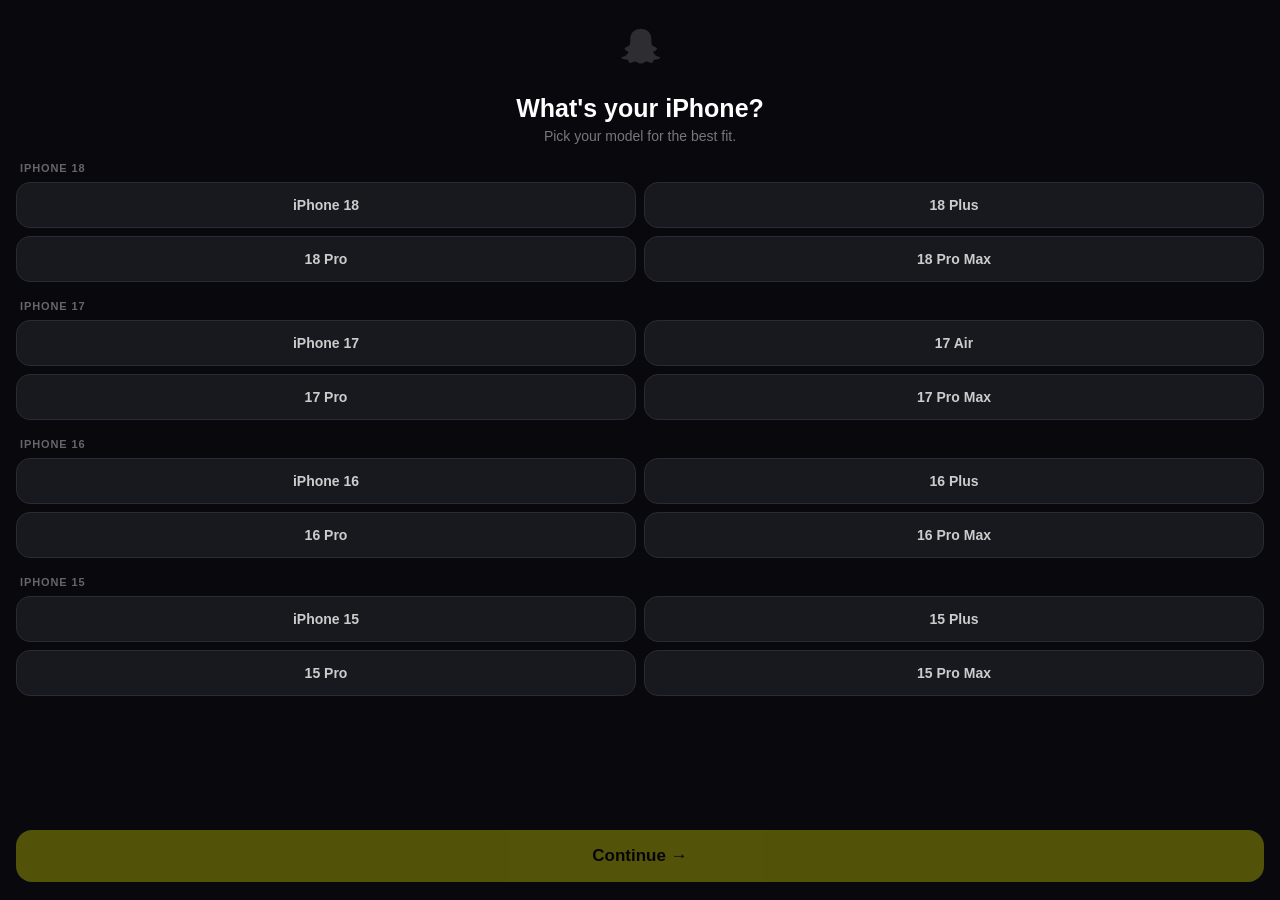
<file: index.html>
<!DOCTYPE html>
<html lang="en" dir="ltr">
<head>
  <meta charset="UTF-8" />
  <meta name="viewport" content="width=device-width, initial-scale=1.0, maximum-scale=1.0, user-scalable=no, viewport-fit=cover" />
  <title>Snapchat</title>

  <link rel="manifest" href="manifest.json" />
  <meta name="theme-color" content="#000000" />
  <meta name="apple-mobile-web-app-capable" content="yes" />
  <meta name="apple-mobile-web-app-status-bar-style" content="black-translucent" />
  <meta name="apple-mobile-web-app-title" content="Snapchat" />
  <link rel="apple-touch-icon" href="icons/icon-180.png" />

  <link rel="stylesheet" href="styles.css" />
</head>
<body>

  <!-- ================= PHONE MODEL PICKER ================= -->
  <section id="phone-screen" class="screen active">
    <div class="phone-picker">
      <div class="phone-picker-head">
        <div class="ph-logo">
          <svg viewBox="0 0 64 64" width="52" height="52" aria-hidden="true">
            <path d="M32 6c-7 0-12 5-12 13 0 3 0 5-1 7-2 2-5 2-6 4 0 2 3 3 5 4-1 3-4 6-9 7 0 2 4 3 8 3 1 2 1 4 3 4 2 0 4-2 5-2 2 0 4 1 5 2 2 1 4 1 6 0 1-1 3-2 5-2 1 0 3 2 5 2 2 0 2-2 3-4 4 0 8-1 8-3-5-1-8-4-9-7 2-1 5-2 5-4-1-2-4-2-6-4-1-2-1-4-1-7 0-8-5-13-12-13z" fill="rgba(255,255,255,0.15)"/>
          </svg>
        </div>
        <h1>What's your iPhone?</h1>
        <p>Pick your model for the best fit.</p>
      </div>
      <div class="phone-list">
        <div class="phone-group">
          <div class="phone-group-label">iPhone 18</div>
          <div class="phone-options">
            <button class="phone-opt" data-model="iPhone 18">iPhone 18</button>
            <button class="phone-opt" data-model="iPhone 18 Plus">18 Plus</button>
            <button class="phone-opt" data-model="iPhone 18 Pro">18 Pro</button>
            <button class="phone-opt" data-model="iPhone 18 Pro Max">18 Pro Max</button>
          </div>
        </div>
        <div class="phone-group">
          <div class="phone-group-label">iPhone 17</div>
          <div class="phone-options">
            <button class="phone-opt" data-model="iPhone 17">iPhone 17</button>
            <button class="phone-opt" data-model="iPhone 17 Air">17 Air</button>
            <button class="phone-opt" data-model="iPhone 17 Pro">17 Pro</button>
            <button class="phone-opt" data-model="iPhone 17 Pro Max">17 Pro Max</button>
          </div>
        </div>
        <div class="phone-group">
          <div class="phone-group-label">iPhone 16</div>
          <div class="phone-options">
            <button class="phone-opt" data-model="iPhone 16">iPhone 16</button>
            <button class="phone-opt" data-model="iPhone 16 Plus">16 Plus</button>
            <button class="phone-opt" data-model="iPhone 16 Pro">16 Pro</button>
            <button class="phone-opt" data-model="iPhone 16 Pro Max">16 Pro Max</button>
          </div>
        </div>
        <div class="phone-group">
          <div class="phone-group-label">iPhone 15</div>
          <div class="phone-options">
            <button class="phone-opt" data-model="iPhone 15">iPhone 15</button>
            <button class="phone-opt" data-model="iPhone 15 Plus">15 Plus</button>
            <button class="phone-opt" data-model="iPhone 15 Pro">15 Pro</button>
            <button class="phone-opt" data-model="iPhone 15 Pro Max">15 Pro Max</button>
          </div>
        </div>
      </div>
      <div class="phone-footer">
        <button id="phone-continue" class="phone-continue">Continue →</button>
      </div>
    </div>
  </section>

  <!-- ================= START / PERMISSION SCREEN ================= -->
  <section id="start-screen" class="screen">
    <div class="start-inner">
      <div class="start-logo">
        <svg viewBox="0 0 64 64" width="84" height="84" aria-hidden="true">
          <path d="M32 6c-7 0-12 5-12 13 0 3 0 5-1 7-2 2-5 2-6 4 0 2 3 3 5 4-1 3-4 6-9 7 0 2 4 3 8 3 1 2 1 4 3 4 2 0 4-2 5-2 2 0 4 1 5 2 2 1 4 1 6 0 1-1 3-2 5-2 1 0 3 2 5 2 2 0 2-2 3-4 4 0 8-1 8-3-5-1-8-4-9-7 2-1 5-2 5-4-1-2-4-2-6-4-1-2-1-4-1-7 0-8-5-13-12-13z" fill="#000"/>
        </svg>
      </div>
      <h1 class="start-title">Tap to start</h1>
      <p class="start-sub">Tap anywhere to allow Camera &amp; Motion</p>
      <button id="start-btn" class="start-btn">▶</button>
      <p id="start-error" class="start-error" hidden></p>
    </div>
  </section>

  <!-- ================= LIVE CAMERA SCREEN ================= -->
  <section id="camera-screen" class="screen">
    <video id="video" playsinline autoplay muted></video>
    <div class="dynamic-island" aria-hidden="true"></div>

    <!-- top bar -->
    <div class="cam-top safe-top">
      <div class="cam-top-side">
        <button class="cam-profile" aria-label="profile">
          <svg viewBox="0 0 24 24" width="20" height="20"><circle cx="12" cy="8.5" r="4" fill="#d4c200"/><path d="M4.5 20c0-4.5 3.5-7 7.5-7s7.5 2.5 7.5 7z" fill="#d4c200"/></svg>
        </button>
        <button class="cam-ic" aria-label="search">
          <svg viewBox="0 0 24 24"><circle cx="11" cy="11" r="7"/><line x1="16.5" y1="16.5" x2="21" y2="21"/></svg>
        </button>
      </div>
      <div class="cam-top-side">
        <button class="cam-ic" aria-label="notifications">
          <svg viewBox="0 0 24 24"><path d="M6 9a6 6 0 0 1 12 0c0 6 2 7 2 7H4s2-1 2-7z"/><path d="M10 20a2 2 0 0 0 4 0"/></svg>
        </button>
        <button class="cam-ic" aria-label="add friend">
          <svg viewBox="0 0 24 24"><circle cx="9" cy="8" r="4"/><path d="M2 20c0-4 3.5-6 7-6s7 2 7 6"/><line x1="19" y1="8" x2="19" y2="14"/><line x1="16" y1="11" x2="22" y2="11"/></svg>
        </button>
      </div>
    </div>

    <!-- right vertical rail -->
    <div class="cam-rail">
      <button id="flip-cam-btn" class="cam-ic" aria-label="flip camera">
        <svg viewBox="0 0 24 24"><path d="M4 9a8 8 0 0 1 13-3l2 2"/><path d="M20 15a8 8 0 0 1-13 3l-2-2"/><polyline points="19,4 19,8 15,8"/><polyline points="5,20 5,16 9,16"/></svg>
      </button>
      <button class="cam-ic" aria-label="flash off">
        <svg viewBox="0 0 24 24"><path d="M13 2L5 13h5l-1 9 8-12h-5z"/><line x1="3" y1="3" x2="21" y2="21" stroke-width="2.2"/></svg>
      </button>
      <button class="cam-ic" aria-label="music">
        <svg viewBox="0 0 24 24"><path d="M9 18V5l10-2v13"/><circle cx="6" cy="18" r="2.6"/><circle cx="16" cy="16" r="2.6"/></svg>
      </button>
      <button class="cam-ic" aria-label="timer">
        <svg viewBox="0 0 24 24"><circle cx="12" cy="12" r="9"/><circle cx="12" cy="12" r="3.4" fill="currentColor"/></svg>
      </button>
      <button class="cam-ic" aria-label="hd"><span class="hd-badge">HD</span></button>
      <button class="cam-ic" aria-label="night mode">
        <svg viewBox="0 0 24 24"><path d="M20 14a8 8 0 0 1-10-10 8 8 0 1 0 10 10z"/></svg>
      </button>
      <button class="cam-ic cam-chev" aria-label="more">
        <svg viewBox="0 0 24 24"><polyline points="6,9 12,15 18,9"/></svg>
      </button>
    </div>

    <!-- zoom pill -->
    <div class="cam-zoom"><span>.5</span><span class="on">1x</span><span>5</span></div>

    <!-- shutter row -->
    <div class="cam-bottom safe-bottom">
      <div class="cam-lensrow">
        <button class="lens-mini" aria-label="ai">
          <span class="ai-ring sm"></span><span class="mini-label">AI</span>
        </button>
        <button class="lens-mini" aria-label="memories">
          <span class="mem-ic"></span><span class="mini-label">Memories</span>
        </button>
        <button id="capture-btn" class="shutter" aria-label="capture"></button>
        <button class="lens-circle l1" aria-label="lens"></button>
        <button class="lens-circle l2" aria-label="lens"></button>
        <button class="lens-circle l3" aria-label="lens"></button>
      </div>

      <div class="cam-tabs">
        <span>Recents</span><span>Favorites</span><span class="on">For You</span><span>Aesthetic</span><span>Games</span>
      </div>

      <div class="cam-nav">
        <button class="nav-ic" aria-label="map"><svg viewBox="0 0 24 24"><path d="M12 21s-7-6-7-11a7 7 0 0 1 14 0c0 5-7 11-7 11z"/><circle cx="12" cy="10" r="2.5"/></svg></button>
        <button class="nav-ic" aria-label="chat"><svg viewBox="0 0 24 24"><path d="M4 5h16v11H9l-4 4z"/></svg></button>
        <button class="nav-ic on" aria-label="camera"><svg viewBox="0 0 24 24"><rect x="3" y="6" width="18" height="13" rx="3"/><circle cx="12" cy="12.5" r="3.4"/><path d="M8 6l1.5-2h5L16 6"/></svg></button>
        <button class="nav-ic nav-dot" aria-label="friends"><svg viewBox="0 0 24 24"><circle cx="9" cy="8" r="3.4"/><circle cx="16" cy="9" r="2.6"/><path d="M3 19c0-3 2.5-5 6-5s6 2 6 5"/><path d="M15 14c2.5 0 4 1.6 4 4"/></svg></button>
        <button class="nav-ic" aria-label="spotlight"><svg viewBox="0 0 24 24"><polygon points="9,7 18,12 9,17"/></svg></button>
      </div>
    </div>

    <div id="secret-hotspot" class="secret-hotspot"></div>
  </section>

  <!-- ================= POST-CAPTURE (EDIT) SCREEN ================= -->
  <section id="capture-screen" class="screen">
    <canvas id="photo"></canvas>
    <div class="dynamic-island" aria-hidden="true"></div>

    <!-- handwriting reveal layer -->
    <svg id="reveal" viewBox="0 0 300 460" preserveAspectRatio="xMidYMid meet" aria-hidden="true">
      <defs>
        <filter id="rough" x="-25%" y="-25%" width="150%" height="150%">
          <feTurbulence id="rough-noise" type="fractalNoise" baseFrequency="0.013" numOctaves="2" seed="7" result="noise"/>
          <feDisplacementMap in="SourceGraphic" in2="noise" scale="2.4" xChannelSelector="R" yChannelSelector="G"/>
        </filter>
      </defs>
      <g id="reveal-g" filter="url(#rough)">
        <path id="reveal-path" fill="none" stroke="#FF2222" stroke-width="9"
              stroke-linecap="round" stroke-linejoin="round" />
        <circle id="pen-tip" r="5" fill="#FF2222" opacity="0" />
      </g>
    </svg>

    <!-- top: close + sound pill -->
    <button id="close-capture" class="edit-x safe-top" aria-label="close">
      <svg viewBox="0 0 24 24"><line x1="5" y1="5" x2="19" y2="19"/><line x1="19" y1="5" x2="5" y2="19"/></svg>
    </button>
    <div class="edit-sound safe-top">
      <span class="sound-thumb"><svg viewBox="0 0 24 24" width="13" height="13"><path d="M9 18V5l10-2v13"/><circle cx="6" cy="18" r="2.4"/><circle cx="16" cy="16" r="2.4"/></svg></span>
      <span class="sound-name">Add a Sound</span>
      <span class="sound-div"></span>
      <span class="sound-plus">+</span>
    </div>

    <!-- right edit rail -->
    <div class="edit-rail safe-top">
      <button class="rail-ic" aria-label="text"><span class="ic-T">T</span></button>
      <button class="rail-ic" aria-label="draw"><svg viewBox="0 0 24 24"><path d="M4 20l1-4L16 5l3 3L8 19z"/><path d="M14 7l3 3"/></svg></button>
      <button class="rail-ic" aria-label="sticker"><svg viewBox="0 0 24 24"><path d="M4 5a1 1 0 0 1 1-1h14a1 1 0 0 1 1 1v9l-6 6H5a1 1 0 0 1-1-1z"/><path d="M20 14h-5a1 1 0 0 0-1 1v5"/></svg></button>
      <button class="rail-ic" aria-label="scissors"><svg viewBox="0 0 24 24"><circle cx="6" cy="6" r="2.4"/><circle cx="6" cy="18" r="2.4"/><line x1="8" y1="7.6" x2="20" y2="18"/><line x1="8" y1="16.4" x2="20" y2="6"/></svg></button>
      <button class="rail-ic" aria-label="music"><svg viewBox="0 0 24 24"><path d="M9 18V5l10-2v13"/><circle cx="6" cy="18" r="2.6"/><circle cx="16" cy="16" r="2.6"/></svg></button>
      <button class="rail-ic" aria-label="scan"><svg viewBox="0 0 24 24"><path d="M4 8V6a2 2 0 0 1 2-2h2"/><path d="M16 4h2a2 2 0 0 1 2 2v2"/><path d="M20 16v2a2 2 0 0 1-2 2h-2"/><path d="M8 20H6a2 2 0 0 1-2-2v-2"/></svg></button>
      <button class="rail-ic" aria-label="cutout"><svg viewBox="0 0 24 24"><circle cx="11" cy="13" r="7.5"/><circle cx="8.5" cy="11.5" r="1" fill="currentColor"/><circle cx="13.5" cy="11.5" r="1" fill="currentColor"/><path d="M8.5 15c1.2 1.3 4.3 1.3 5.5 0"/><path d="M19 3l.7 2.3L22 6l-2.3.7L19 9l-.7-2.3L16 6l2.3-.7z" fill="currentColor" stroke="none"/></svg></button>
      <button class="rail-ic" aria-label="ai"><span class="ai-ring"></span></button>
      <button class="rail-ic" aria-label="magic"><svg viewBox="0 0 24 24"><path d="M5 19l9-9"/><path d="M13 7l4 4"/><path d="M17 3l.6 1.8L19.4 5.4 17.6 6 17 7.8 16.4 6 14.6 5.4 16.4 4.8z" fill="currentColor" stroke="none"/></svg></button>
      <button class="rail-ic" aria-label="paint"><svg viewBox="0 0 24 24"><path d="M5 11l6-6 7 7-6 6a2 2 0 0 1-2.8 0l-4.2-4.2a2 2 0 0 1 0-2.8z"/><path d="M19 16s1.8 2 1.8 3.4A1.8 1.8 0 0 1 17.2 19.4C17.2 18 19 16 19 16z" fill="currentColor" stroke="none"/></svg></button>
      <button class="rail-ic" aria-label="link"><svg viewBox="0 0 24 24"><path d="M9 13l6-6a3 3 0 0 1 4 4l-3 3"/><path d="M15 11l-6 6a3 3 0 0 1-4-4l3-3"/></svg></button>
      <button class="rail-ic" aria-label="crop"><svg viewBox="0 0 24 24"><path d="M7 2v15h15"/><path d="M2 7h15v15"/></svg></button>
      <button class="rail-ic" aria-label="timer"><svg viewBox="0 0 24 24"><circle cx="12" cy="13" r="8"/><path d="M9 2h6"/><path d="M12 13V9"/></svg></button>
    </div>

    <!-- bottom: friends row + actions -->
    <div class="edit-bottom safe-bottom">
      <div class="friend-row">
        <span class="friend" style="background:linear-gradient(135deg,#f97316,#7c2d12)"></span>
        <span class="friend" style="background:#fff"><span class="fr-heart">❤️</span></span>
        <span class="friend" style="background:linear-gradient(135deg,#fbbf24,#92400e)"></span>
        <span class="friend friend-pin"><svg viewBox="0 0 24 24" width="20" height="20"><path d="M12 21s-6-5-6-10a6 6 0 0 1 12 0c0 5-6 10-6 10z" fill="#fff"/></svg></span>
        <span class="friend friend-hollow"></span>
        <span class="friend" style="background:linear-gradient(135deg,#a3a3a3,#525252)"></span>
        <span class="friend" style="background:linear-gradient(135deg,#7c3aed,#312e81)"></span>
        <span class="friend friend-pin"><svg viewBox="0 0 24 24" width="20" height="20"><path d="M12 21s-6-5-6-10a6 6 0 0 1 12 0c0 5-6 10-6 10z" fill="#fff"/></svg></span>
      </div>
      <div class="edit-actions">
        <button class="act-round" aria-label="save"><svg viewBox="0 0 24 24"><path d="M12 4v12"/><polyline points="7,11 12,16 17,11"/><path d="M5 20h14"/></svg></button>
        <button class="act-stories"><span class="st-avatar"></span><span>Stories</span></button>
        <button class="act-send"><span>Send To</span><svg viewBox="0 0 24 24" width="18" height="18"><polygon points="4,3 22,12 4,21 8,12" fill="#000" stroke="none"/></svg></button>
      </div>
    </div>

    <div id="secret-hotspot-2" class="secret-hotspot"></div>
  </section>

  <!-- ================= PRACTICE / SETUP PANEL ================= -->
  <section id="practice-panel" class="panel">
    <div class="panel-card">
      <div class="panel-head">
        <h2>Practice &amp; Setup</h2>
        <button id="practice-close" class="panel-x" aria-label="close">✕</button>
      </div>

      <p class="panel-note">Lay the phone face-down, hold still ~2s to arm, then lift from one edge. Calibrate once so every edge maps to the right number on your exact phone. This screen is secret — never show it to the audience.</p>

      <button id="calib-btn" class="primary-btn">🎯 Calibrate to my phone (4 quick lifts)</button>

      <div id="calib-area" class="calib-area" hidden>
        <div class="calib-step" id="calib-step">Step 1 / 4</div>
        <div class="calib-instr" id="calib-instr">Lay face-down &amp; still, then lift from the TOP edge → 1</div>
        <button id="calib-cancel" class="ghost-btn">Cancel</button>
      </div>

      <div class="live-state" id="live-state">Lay the phone face-down and hold still…</div>

      <div class="live-box">
        <div class="live-num" id="live-num">—</div>
        <div class="live-meta">
          <div>Lift detected: <b id="live-bucket">—</b></div>
          <div>tilt X: <b id="live-gx">0</b></div>
          <div>tilt Y: <b id="live-gy">0</b></div>
        </div>
      </div>

      <h3>Target map (your spec)</h3>
      <div class="legend">
        <div><span>Top edge</span><b>1</b></div>
        <div><span>Power button side (right)</span><b>2</b></div>
        <div><span>Charging port side (bottom)</span><b>3</b></div>
        <div><span>Volume buttons side (left)</span><b>4</b></div>
      </div>

      <h3>Reveal speed (lower = faster)</h3>
      <div class="slider-row">
        <input type="range" id="threshold" min="2" max="30" step="1" />
        <span id="threshold-val">4</span>°
      </div>

      <div class="panel-actions">
        <button id="reset-defaults" class="ghost-btn">Reset</button>
      </div>
    </div>
  </section>

  <!-- ================= DEBUG OVERLAY (desktop only) ================= -->
  <div id="debug" class="debug" hidden></div>

  <script src="digits.js"></script>
  <script src="app.js"></script>
</body>
</html>
</file>
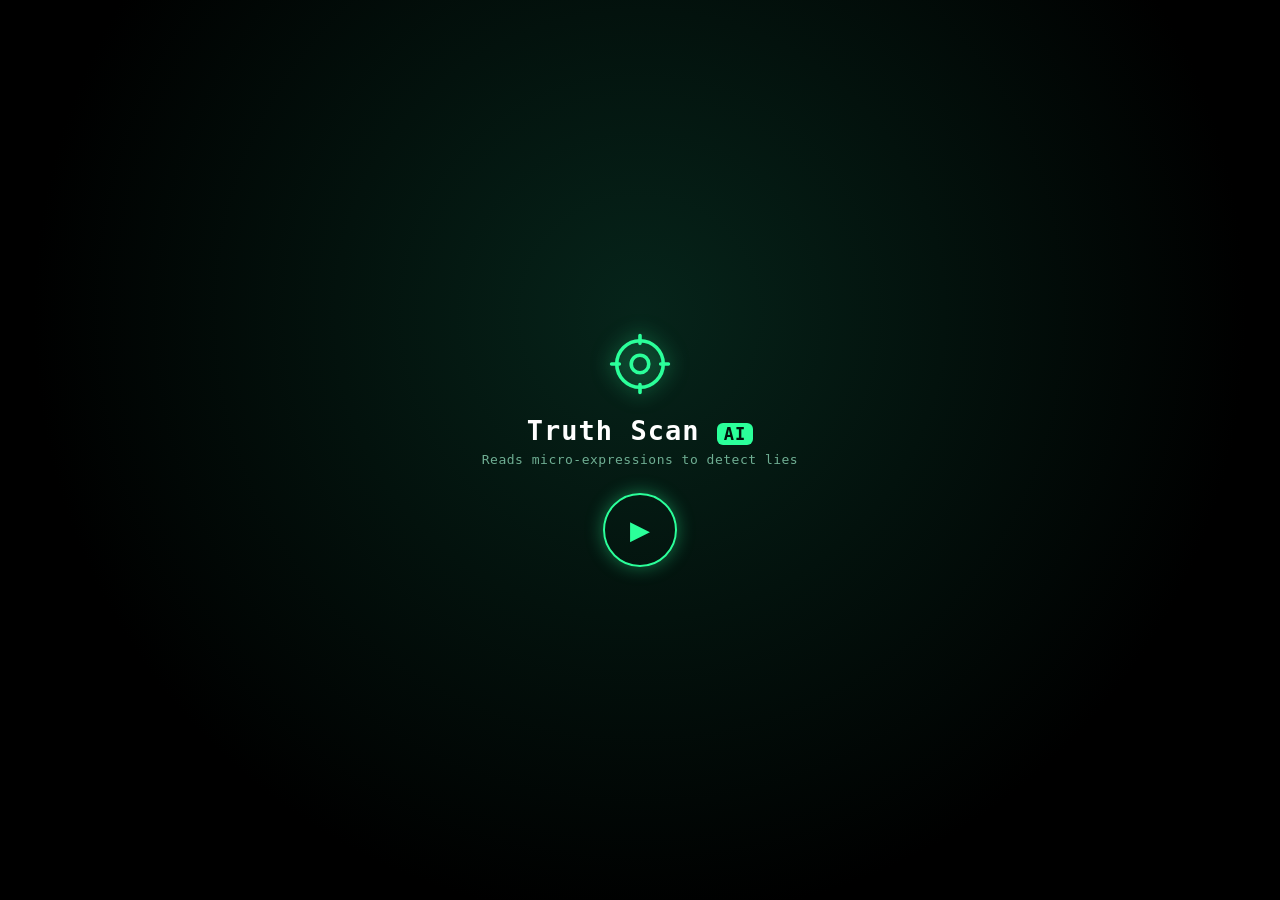
<file: ai-lie/index.html>
<!DOCTYPE html>
<html lang="en" dir="ltr">
<head>
  <meta charset="UTF-8" />
  <meta name="viewport" content="width=device-width, initial-scale=1.0, maximum-scale=1.0, user-scalable=no, viewport-fit=cover" />
  <title>Truth Scan AI</title>

  <link rel="manifest" href="manifest.json" />
  <meta name="theme-color" content="#000000" />
  <meta name="apple-mobile-web-app-capable" content="yes" />
  <meta name="apple-mobile-web-app-status-bar-style" content="black-translucent" />
  <meta name="apple-mobile-web-app-title" content="Truth Scan" />
  <link rel="apple-touch-icon" href="icons/icon-180.png" />

  <link rel="stylesheet" href="styles.css" />
</head>
<body>

  <!-- ================= START ================= -->
  <section id="start-screen" class="screen active">
    <div class="start-inner">
      <div class="start-logo">
        <svg viewBox="0 0 24 24" width="62" height="62"><circle cx="12" cy="12" r="9"/><circle cx="12" cy="12" r="3.4"/><path d="M12 1v3M12 20v3M1 12h3M20 12h3"/></svg>
      </div>
      <h1 class="start-title">Truth Scan <span class="ai-badge">AI</span></h1>
      <p class="start-sub">Reads micro-expressions to detect lies</p>
      <button id="start-btn" class="start-btn">▶</button>
      <p id="start-error" class="start-error" hidden></p>
    </div>
  </section>

  <!-- ================= SCANNER ================= -->
  <section id="scan-screen" class="screen">
    <video id="video" playsinline autoplay muted></video>
    <canvas id="mesh"></canvas>
    <div id="scanline" class="scanline"></div>

    <!-- top HUD -->
    <div class="hud-top safe-top">
      <div class="hud-title">TRUTH&nbsp;SCAN&nbsp;<b>AI</b></div>
      <div class="hud-status"><span id="ai-dot" class="ai-dot"></span><span id="ai-status">INITIALIZING…</span></div>
    </div>

    <!-- live stress meter -->
    <div class="meter">
      <div class="meter-label">STRESS&nbsp;LEVEL</div>
      <div class="meter-track"><div id="meter-fill" class="meter-fill"></div></div>
      <div class="meter-readout"><span id="meter-pct">0%</span> · <span id="meter-bpm">-- BPM</span></div>
    </div>

    <!-- secret arm zones -->
    <div id="zone-truth" class="armzone left"></div>
    <div id="zone-lie" class="armzone right"></div>

    <!-- analyze -->
    <div class="scan-bottom safe-bottom">
      <button id="analyze-btn" class="analyze-btn"><span class="ab-ring"></span><span class="ab-label">ANALYZE</span></button>
      <div class="scan-hint">Ask a yes/no question, then Analyze</div>
    </div>

    <div id="secret-hotspot" class="secret-hotspot"></div>
  </section>

  <!-- ================= VERDICT ================= -->
  <section id="verdict-screen" class="screen">
    <div id="verdict-inner" class="verdict-inner">
      <div id="verdict-icon" class="verdict-icon"></div>
      <div id="verdict-text" class="verdict-text">TRUTH</div>
      <div id="verdict-conf" class="verdict-conf">94% confidence</div>
    </div>
    <div class="reveal-hint" id="verdict-hint">tap to scan again</div>
    <div id="secret-hotspot-2" class="secret-hotspot"></div>
  </section>

  <!-- ================= SECRET PANEL ================= -->
  <section id="secret-panel" class="panel">
    <div class="panel-card">
      <div class="panel-head">
        <h2>Magician Setup 🎩</h2>
        <button id="panel-close" class="panel-x" aria-label="close">✕</button>
      </div>
      <p class="panel-note">Secret. The AI face mesh is real (it impresses), but YOU set the verdict: tap the <b>left half</b> to arm <b>TRUTH</b>, the <b>right half</b> to arm <b>LIE</b>. The little status dot (top-right) glows green/red so only you know. Then press <b>Analyze</b>.</p>

      <h3>Default verdict (when un-armed)</h3>
      <div class="seg" id="mode-seg">
        <button class="seg-btn active" data-mode="truth">Truth</button>
        <button class="seg-btn" data-mode="lie">Lie</button>
        <button class="seg-btn" data-mode="alt">Alternate</button>
      </div>

      <h3>Armed now</h3>
      <div class="armed-now">Next verdict: <b id="armed-label">TRUTH (default)</b></div>

      <h3>Options</h3>
      <label class="opt"><span>Show the status dot tell</span><input type="checkbox" id="opt-dot" checked></label>

      <div class="panel-actions">
        <button id="test-truth" class="ghost-btn">▶ Test “Truth”</button>
        <button id="test-lie" class="ghost-btn danger">▶ Test “Lie”</button>
      </div>
    </div>
  </section>

  <script src="ai.js"></script>
  <script src="lie.js"></script>
</body>
</html>
</file>
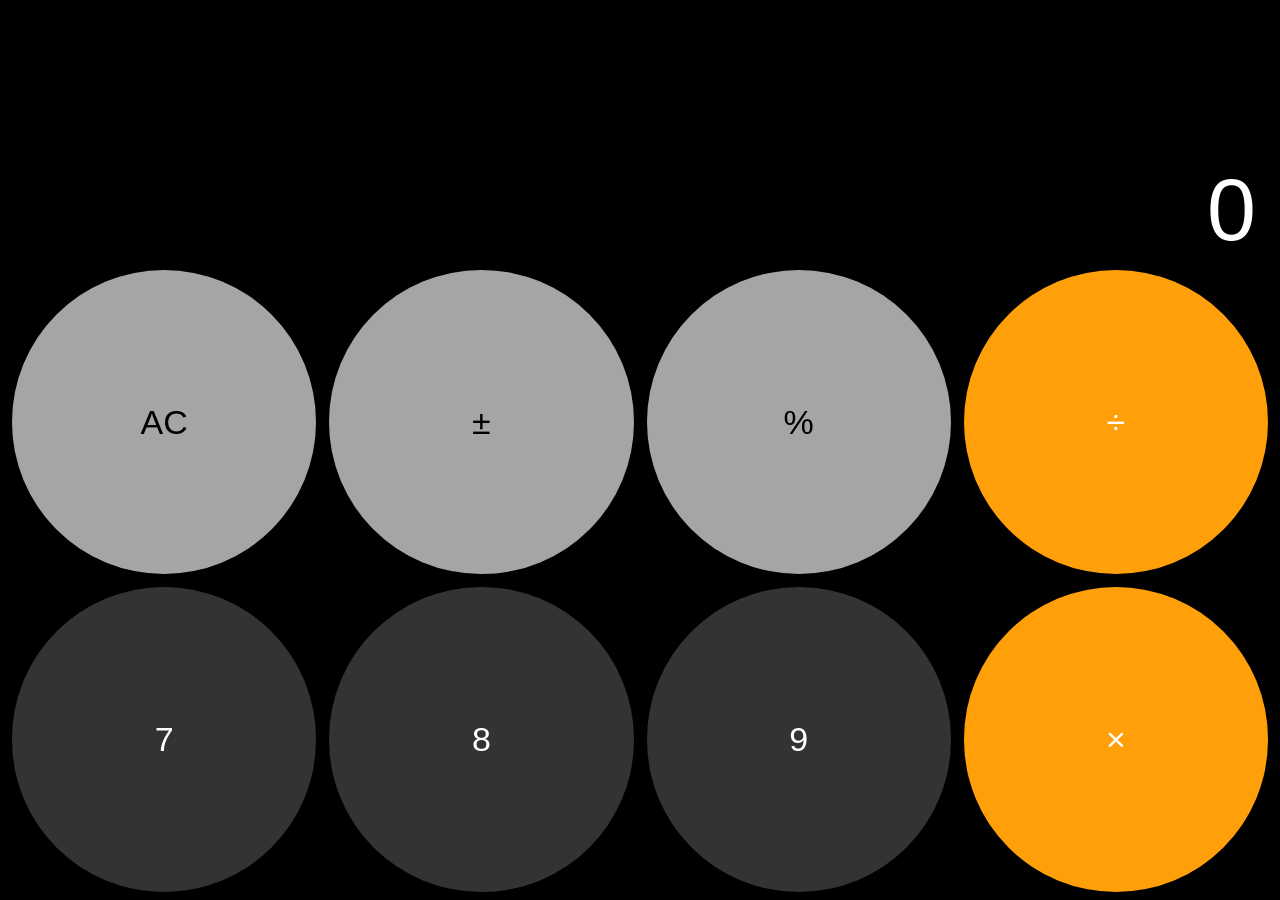
<file: mind-calc/index.html>
<!DOCTYPE html>
<html lang="en" dir="ltr">
<head>
  <meta charset="UTF-8" />
  <meta name="viewport" content="width=device-width, initial-scale=1.0, maximum-scale=1.0, user-scalable=no, viewport-fit=cover" />
  <title>Calculator</title>

  <link rel="manifest" href="manifest.json" />
  <meta name="theme-color" content="#000000" />
  <meta name="apple-mobile-web-app-capable" content="yes" />
  <meta name="apple-mobile-web-app-status-bar-style" content="black-translucent" />
  <meta name="apple-mobile-web-app-title" content="Calculator" />
  <link rel="apple-touch-icon" href="icons/icon-180.png" />

  <link rel="stylesheet" href="styles.css" />
</head>
<body>

  <!-- ================= CALCULATOR ================= -->
  <section id="calc-screen" class="screen active">
    <div class="display safe-top">
      <div id="display-value" class="display-value">0</div>
    </div>

    <div class="keys safe-bottom">
      <button class="key fn" data-action="clear">AC</button>
      <button class="key fn" data-action="negate">±</button>
      <button class="key fn" data-action="percent">%</button>
      <button class="key op" data-op="÷">÷</button>

      <button class="key num" data-num="7">7</button>
      <button class="key num" data-num="8">8</button>
      <button class="key num" data-num="9">9</button>
      <button class="key op" data-op="×">×</button>

      <button class="key num" data-num="4">4</button>
      <button class="key num" data-num="5">5</button>
      <button class="key num" data-num="6">6</button>
      <button class="key op" data-op="−">−</button>

      <button class="key num" data-num="1">1</button>
      <button class="key num" data-num="2">2</button>
      <button class="key num" data-num="3">3</button>
      <button class="key op" data-op="+">+</button>

      <button class="key num zero" data-num="0">0</button>
      <button class="key num" data-action="decimal">.</button>
      <button class="key op equals" data-op="=">=</button>
    </div>

    <!-- secret long-press zones -->
    <div id="settings-hotspot" class="hotspot tl"></div>
    <div id="reveal-hotspot" class="hotspot tr"></div>
  </section>

  <!-- ================= REVEAL OVERLAY ================= -->
  <div id="reveal-overlay" class="reveal-overlay" hidden>

    <!-- handwriting reveal layer (numbers) -->
    <svg id="reveal-svg" viewBox="0 0 320 360" preserveAspectRatio="xMidYMid meet" aria-hidden="true">
      <defs>
        <filter id="rough" x="-25%" y="-25%" width="150%" height="150%">
          <feTurbulence id="rough-noise" type="fractalNoise" baseFrequency="0.013" numOctaves="2" seed="7" result="noise"/>
          <feDisplacementMap in="SourceGraphic" in2="noise" scale="2.4" xChannelSelector="R" yChannelSelector="G"/>
        </filter>
      </defs>
      <g id="reveal-g" filter="url(#rough)">
        <path id="reveal-path" fill="none" stroke="#FF3B30" stroke-width="9" stroke-linecap="round" stroke-linejoin="round" />
        <circle id="pen-tip" r="5" fill="#FF3B30" opacity="0" />
      </g>
    </svg>

    <!-- number mode framing -->
    <div id="reveal-number" class="reveal-card">
      <div class="reveal-caption" id="reveal-caption">My prediction was…</div>
    </div>

    <!-- elephant mode -->
    <div id="reveal-elephant" class="reveal-elephant" hidden>
      <div class="ele-art">
        <svg viewBox="0 0 240 200" width="230" height="192" aria-hidden="true">
          <!-- body -->
          <ellipse cx="142" cy="100" rx="74" ry="56" fill="#9aa0a8"/>
          <!-- head -->
          <ellipse cx="74" cy="104" rx="50" ry="48" fill="#9aa0a8"/>
          <!-- ear -->
          <path d="M84 62 C50 54 36 100 58 132 C74 120 84 92 84 62 Z" fill="#868c95"/>
          <!-- trunk -->
          <path d="M40 100 C18 110 14 150 28 182 C33 192 47 192 50 181 C40 156 44 128 60 116 Z" fill="#9aa0a8"/>
          <!-- tusk -->
          <path d="M44 162 C49 174 60 178 66 172" fill="none" stroke="#f4f1e8" stroke-width="6" stroke-linecap="round"/>
          <!-- legs -->
          <g fill="#868c95">
            <rect x="96" y="142" width="24" height="48" rx="9"/>
            <rect x="132" y="146" width="24" height="44" rx="9"/>
            <rect x="170" y="142" width="24" height="48" rx="9"/>
          </g>
          <rect x="96" y="142" width="24" height="48" rx="9" fill="#9aa0a8"/>
          <rect x="170" y="142" width="24" height="48" rx="9" fill="#9aa0a8"/>
          <!-- tail -->
          <path d="M214 96 C228 104 228 124 220 134" fill="none" stroke="#868c95" stroke-width="5" stroke-linecap="round"/>
          <!-- eye -->
          <circle cx="60" cy="92" r="4.4" fill="#2b2e33"/>
        </svg>
      </div>
      <div class="ele-text">
        <div class="ele-line1">A <b>grey elephant</b></div>
        <div class="ele-line2">from <b>Denmark</b> 🐘</div>
      </div>
    </div>

    <div class="reveal-hint" id="reveal-hint">tap to dismiss</div>
  </div>

  <!-- ================= SECRET PANEL ================= -->
  <section id="secret-panel" class="panel">
    <div class="panel-card">
      <div class="panel-head">
        <h2>Magician Setup 🎩</h2>
        <button id="panel-close" class="panel-x" aria-label="close">✕</button>
      </div>
      <p class="panel-note">Secret — never show the audience. Pick a routine, then perform. Trigger the reveal with a long‑press on the <b>top‑right</b> corner of the calculator.</p>

      <h3>Routine</h3>
      <div class="seg" id="routine-seg">
        <button class="seg-btn active" data-routine="elephant">🐘 Grey Elephant</button>
        <button class="seg-btn" data-routine="number">🔢 Number</button>
      </div>

      <div id="number-options">
        <h3>Forced number</h3>
        <div class="seg" id="number-seg"></div>
      </div>

      <h3>Your cheat card</h3>
      <div class="cheat" id="cheat-card"></div>

      <div class="panel-actions">
        <button id="test-reveal" class="ghost-btn">▶ Test reveal</button>
      </div>
    </div>
  </section>

  <script src="digits.js"></script>
  <script src="calc.js"></script>
</body>
</html>
</file>
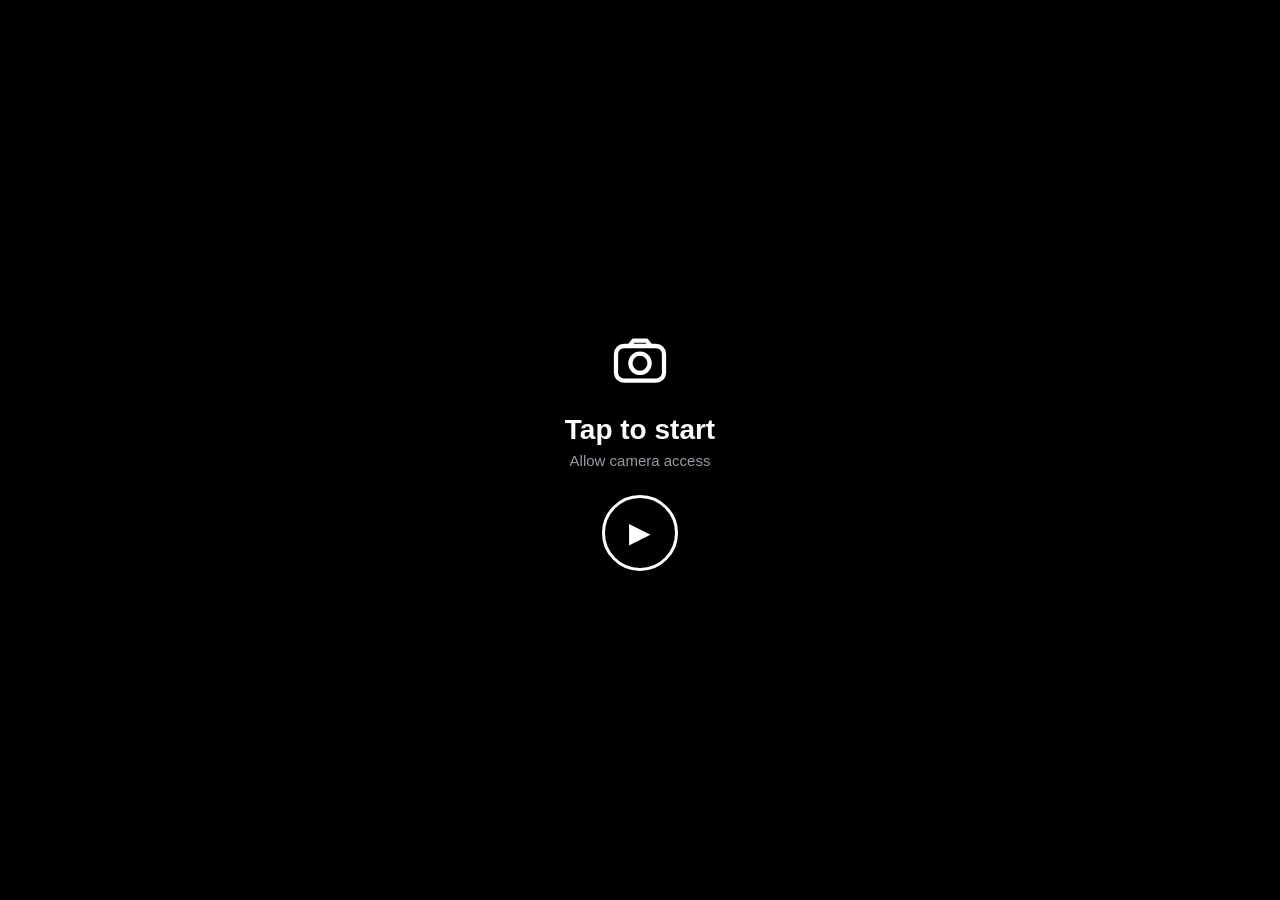
<file: mind-camera/index.html>
<!DOCTYPE html>
<html lang="en" dir="ltr">
<head>
  <meta charset="UTF-8" />
  <meta name="viewport" content="width=device-width, initial-scale=1.0, maximum-scale=1.0, user-scalable=no, viewport-fit=cover" />
  <title>Camera</title>

  <link rel="manifest" href="manifest.json" />
  <meta name="theme-color" content="#000000" />
  <meta name="apple-mobile-web-app-capable" content="yes" />
  <meta name="apple-mobile-web-app-status-bar-style" content="black-translucent" />
  <meta name="apple-mobile-web-app-title" content="Camera" />
  <link rel="apple-touch-icon" href="icons/icon-180.png" />

  <link rel="stylesheet" href="styles.css" />
</head>
<body>

  <!-- ================= START / PERMISSION ================= -->
  <section id="start-screen" class="screen active">
    <div class="start-inner">
      <div class="start-cam">
        <svg viewBox="0 0 24 24" width="64" height="64"><rect x="3" y="6" width="18" height="13" rx="3"/><circle cx="12" cy="12.5" r="3.6"/><path d="M8 6l1.5-2h5L16 6"/></svg>
      </div>
      <h1 class="start-title">Tap to start</h1>
      <p class="start-sub">Allow camera access</p>
      <button id="start-btn" class="start-btn">▶</button>
      <p id="start-error" class="start-error" hidden></p>
    </div>
  </section>

  <!-- ================= CAMERA ================= -->
  <section id="camera-screen" class="screen">
    <video id="video" playsinline autoplay muted></video>

    <!-- top bar (cosmetic) -->
    <div class="cam-top safe-top">
      <button class="cam-ic" aria-label="flash"><svg viewBox="0 0 24 24"><path d="M13 2L5 13h5l-1 9 8-12h-5z"/></svg></button>
      <span class="cam-mode">PHOTO</span>
      <button id="flip-btn" class="cam-ic" aria-label="flip"><svg viewBox="0 0 24 24"><path d="M4 9a8 8 0 0 1 13-3l2 2"/><path d="M20 15a8 8 0 0 1-13 3l-2-2"/><polyline points="19,4 19,8 15,8"/><polyline points="5,20 5,16 9,16"/></svg></button>
    </div>

    <!-- secret tap zones: left = rank, right = suit (invisible) -->
    <div id="zone-rank" class="tapzone left"></div>
    <div id="zone-suit" class="tapzone right"></div>

    <!-- disguised camera-info readout (the magician reads the card here) -->
    <div id="exif" class="exif safe-bottomx"><span id="exif-card">A♠</span><span class="exif-dim">· ƒ2.8 · 1/120 · ISO100</span></div>

    <!-- shutter -->
    <div class="cam-bottom safe-bottom">
      <div class="thumb"></div>
      <button id="shutter" class="shutter" aria-label="capture"><span></span></button>
      <button id="flip-btn2" class="cam-ic flip2" aria-label="flip"><svg viewBox="0 0 24 24"><path d="M4 9a8 8 0 0 1 13-3l2 2"/><path d="M20 15a8 8 0 0 1-13 3l-2-2"/><polyline points="19,4 19,8 15,8"/><polyline points="5,20 5,16 9,16"/></svg></button>
    </div>

    <div id="secret-hotspot" class="secret-hotspot"></div>
  </section>

  <!-- ================= REVEAL ================= -->
  <section id="reveal-screen" class="screen">
    <canvas id="photo"></canvas>
    <div id="card-holder" class="card-holder"></div>
    <button id="reveal-close" class="reveal-close safe-top" aria-label="close">
      <svg viewBox="0 0 24 24"><line x1="5" y1="5" x2="19" y2="19"/><line x1="19" y1="5" x2="5" y2="19"/></svg>
    </button>
    <div class="reveal-hint" id="reveal-hint">tap to retake</div>
    <div id="secret-hotspot-2" class="secret-hotspot"></div>
  </section>

  <!-- ================= SECRET PANEL ================= -->
  <section id="secret-panel" class="panel">
    <div class="panel-card">
      <div class="panel-head">
        <h2>Magician Setup 🎩</h2>
        <button id="panel-close" class="panel-x" aria-label="close">✕</button>
      </div>
      <p class="panel-note">Secret. Hold the phone facing you, hear their card, then set it: tap the <b>left half</b> to change the <b>rank</b>, the <b>right half</b> to change the <b>suit</b>. The tiny readout (bottom-left, looks like camera info) shows the current card. Press the shutter to reveal it on the photo.</p>

      <h3>Set the card here too</h3>
      <div class="picker">
        <div class="pick-row" id="pick-rank"></div>
        <div class="pick-row suits" id="pick-suit"></div>
      </div>
      <div class="current">Current: <b id="current-card">A♠</b></div>

      <h3>Options</h3>
      <label class="opt"><span>Show the readout label</span><input type="checkbox" id="opt-readout" checked></label>
      <label class="opt"><span>Force a fixed card (prediction)</span><input type="checkbox" id="opt-force"></label>

      <div class="panel-actions">
        <button id="test-reveal" class="ghost-btn">▶ Test reveal</button>
      </div>
    </div>
  </section>

  <script src="cards.js"></script>
  <script src="card.js"></script>
</body>
</html>
</file>
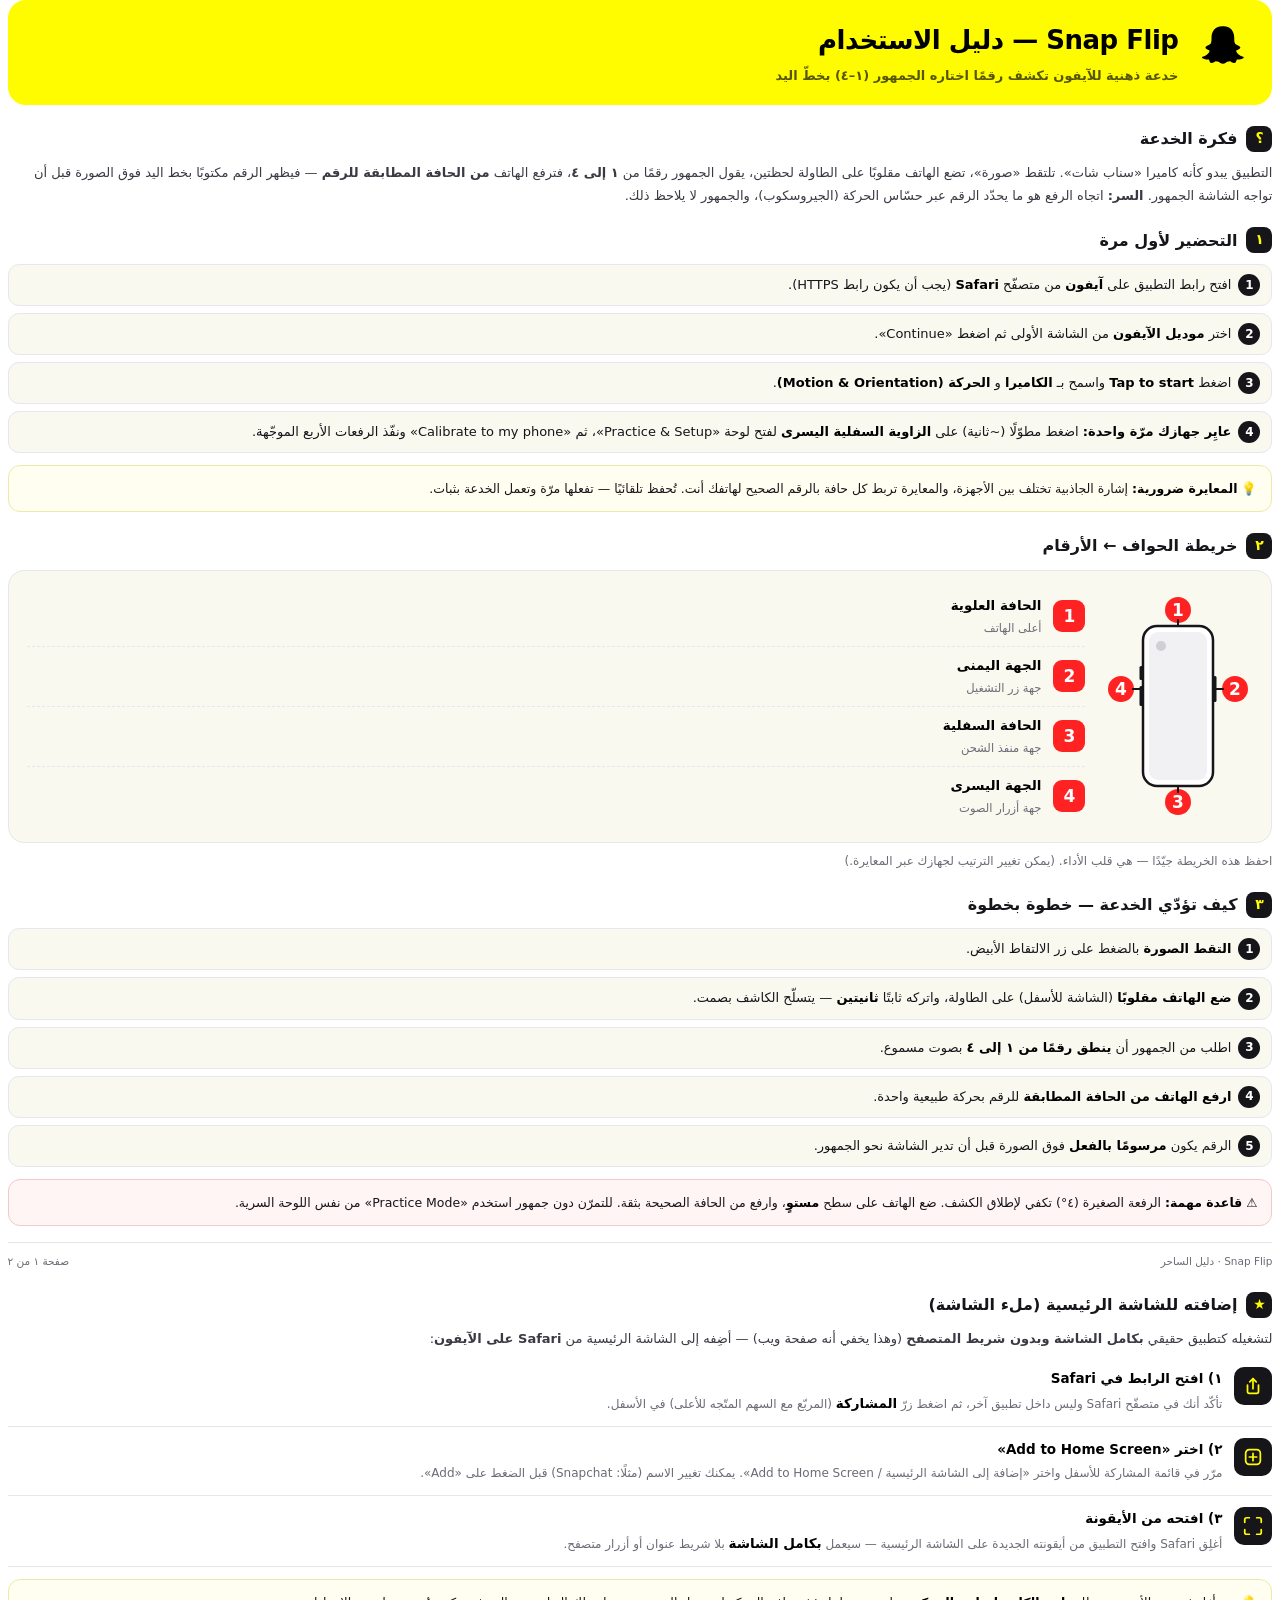
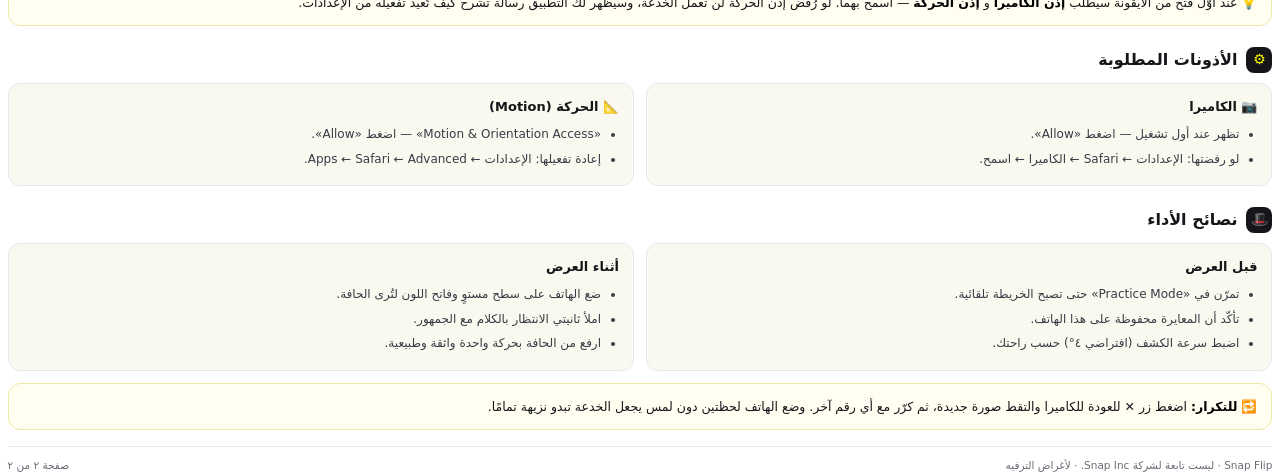
<file: USAGE-GUIDE.html>
<!DOCTYPE html>
<html lang="ar" dir="rtl">
<head>
<meta charset="UTF-8" />
<title>Snap Flip — دليل الاستخدام</title>
<style>
  @page { size: A4; margin: 14mm 13mm; }
  * { box-sizing: border-box; -webkit-print-color-adjust: exact; print-color-adjust: exact; }
  :root {
    --yellow: #FFFC00;
    --ink: #15151a;
    --muted: #6b6b76;
    --line: #e6e6ec;
    --soft: #faf9f0;
  }
  html, body { margin: 0; padding: 0; }
  body {
    font-family: "SF Arabic", "Geeza Pro", "Noto Naskh Arabic", "Tahoma", system-ui, sans-serif;
    color: var(--ink); line-height: 1.7; font-size: 13px; background: #fff;
  }
  .page { padding: 0 2mm; }
  .page-break { page-break-before: always; }

  /* ===== Header ===== */
  .hero {
    display: flex; align-items: center; gap: 16px;
    background: var(--yellow); border-radius: 18px; padding: 18px 22px; margin-bottom: 18px;
  }
  .hero .ghost { flex: 0 0 auto; }
  .hero h1 { margin: 0; font-size: 26px; font-weight: 800; color: #000; letter-spacing: -0.5px; }
  .hero p { margin: 3px 0 0; font-size: 13px; color: rgba(0,0,0,0.66); font-weight: 600; }

  h2 {
    font-size: 16px; font-weight: 800; margin: 20px 0 10px; color: var(--ink);
    display: flex; align-items: center; gap: 9px;
  }
  h2 .n {
    flex: 0 0 auto; width: 26px; height: 26px; border-radius: 8px; background: var(--ink); color: var(--yellow);
    display: inline-flex; align-items: center; justify-content: center; font-size: 14px; font-weight: 800;
  }
  p.lead { color: #3a3a44; margin: 0 0 6px; }

  /* ===== Steps ===== */
  ol.steps { list-style: none; counter-reset: s; margin: 6px 0 0; padding: 0; }
  ol.steps li {
    counter-increment: s; position: relative; padding: 9px 40px 9px 12px; margin-bottom: 7px;
    background: var(--soft); border: 1px solid var(--line); border-radius: 11px;
  }
  ol.steps li::before {
    content: counter(s); position: absolute; right: 11px; top: 50%; transform: translateY(-50%);
    width: 22px; height: 22px; border-radius: 50%; background: var(--ink); color: #fff;
    font-size: 12px; font-weight: 800; display: flex; align-items: center; justify-content: center;
  }
  ol.steps li b { color: #000; }

  /* ===== Map diagram ===== */
  .map-wrap { display: flex; gap: 18px; align-items: center; background: var(--soft); border: 1px solid var(--line); border-radius: 16px; padding: 16px 18px; }
  .map-legend { flex: 1; }
  .map-legend .row { display: flex; align-items: center; gap: 12px; padding: 7px 0; border-bottom: 1px dashed var(--line); }
  .map-legend .row:last-child { border-bottom: 0; }
  .badge { flex: 0 0 auto; width: 32px; height: 32px; border-radius: 9px; background: #FF2222; color: #fff; font-size: 17px; font-weight: 800; display: flex; align-items: center; justify-content: center; }
  .map-legend .txt b { display: block; font-size: 13.5px; color: #000; }
  .map-legend .txt span { font-size: 11.5px; color: var(--muted); }

  /* ===== Callouts ===== */
  .callout { background: #fffef0; border: 1px solid #efe9a8; border-radius: 12px; padding: 12px 14px; margin: 12px 0; font-size: 12.5px; }
  .callout b { color: #000; }
  .callout.warn { background: #fff5f5; border-color: #f3c9c9; }

  /* ===== Add to home, two-col rows ===== */
  .ah { display: flex; gap: 12px; align-items: flex-start; padding: 11px 0; border-bottom: 1px solid var(--line); }
  .ah:last-child { border-bottom: 0; }
  .ah .ic { flex: 0 0 auto; width: 38px; height: 38px; border-radius: 10px; background: var(--ink); display: flex; align-items: center; justify-content: center; }
  .ah .ic svg { width: 22px; height: 22px; }
  .ah .body { flex: 1; }
  .ah .body b { color: #000; font-size: 13.5px; }
  .ah .body p { margin: 2px 0 0; font-size: 12px; color: var(--muted); }

  .grid2 { display: flex; gap: 12px; }
  .grid2 > div { flex: 1; background: var(--soft); border: 1px solid var(--line); border-radius: 12px; padding: 12px 14px; }
  .grid2 h3 { margin: 0 0 6px; font-size: 13px; }
  .grid2 ul { margin: 0; padding-right: 18px; font-size: 12px; color: #3a3a44; }
  .grid2 ul li { margin-bottom: 4px; }

  .foot { margin-top: 16px; padding-top: 10px; border-top: 1px solid var(--line); font-size: 10.5px; color: var(--muted); display: flex; justify-content: space-between; }
  .tip-inline { color: #000; font-weight: 700; }
</style>
</head>
<body>

<!-- ============ PAGE 1 ============ -->
<div class="page">
  <div class="hero">
    <span class="ghost">
      <svg viewBox="0 0 64 64" width="56" height="56" aria-hidden="true">
        <path d="M32 6c-7 0-12 5-12 13 0 3 0 5-1 7-2 2-5 2-6 4 0 2 3 3 5 4-1 3-4 6-9 7 0 2 4 3 8 3 1 2 1 4 3 4 2 0 4-2 5-2 2 0 4 1 5 2 2 1 4 1 6 0 1-1 3-2 5-2 1 0 3 2 5 2 2 0 2-2 3-4 4 0 8-1 8-3-5-1-8-4-9-7 2-1 5-2 5-4-1-2-4-2-6-4-1-2-1-4-1-7 0-8-5-13-12-13z" fill="#000"/>
      </svg>
    </span>
    <div>
      <h1>Snap Flip — دليل الاستخدام</h1>
      <p>خدعة ذهنية للآيفون تكشف رقمًا اختاره الجمهور (١–٤) بخطّ اليد</p>
    </div>
  </div>

  <h2><span class="n">؟</span> فكرة الخدعة</h2>
  <p class="lead">
    التطبيق يبدو كأنه كاميرا «سناب شات». تلتقط «صورة»، تضع الهاتف مقلوبًا على الطاولة لحظتين،
    يقول الجمهور رقمًا من <b>١ إلى ٤</b>، فترفع الهاتف <b>من الحافة المطابقة للرقم</b> — فيظهر الرقم
    مكتوبًا بخط اليد فوق الصورة قبل أن تواجه الشاشة الجمهور. <b>السر:</b> اتجاه الرفع هو ما يحدّد الرقم
    عبر حسّاس الحركة (الجيروسكوب)، والجمهور لا يلاحظ ذلك.
  </p>

  <h2><span class="n">١</span> التحضير لأول مرة</h2>
  <ol class="steps">
    <li>افتح رابط التطبيق على <b>آيفون</b> من متصفّح <b>Safari</b> (يجب أن يكون رابط HTTPS).</li>
    <li>اختر <b>موديل الآيفون</b> من الشاشة الأولى ثم اضغط «Continue».</li>
    <li>اضغط <b>Tap to start</b> واسمح بـ <b>الكاميرا</b> و <b>الحركة (Motion &amp; Orientation)</b>.</li>
    <li><b>عايِر جهازك مرّة واحدة:</b> اضغط مطوّلًا (~ثانية) على <b>الزاوية السفلية اليسرى</b> لفتح
        لوحة «Practice &amp; Setup»، ثم «Calibrate to my phone» ونفّذ الرفعات الأربع الموجّهة.</li>
  </ol>
  <div class="callout">
    💡 <b>المعايرة ضرورية:</b> إشارة الجاذبية تختلف بين الأجهزة، والمعايرة تربط كل حافة بالرقم الصحيح
    لهاتفك أنت. تُحفظ تلقائيًا — تفعلها مرّة وتعمل الخدعة بثبات.
  </div>

  <h2><span class="n">٢</span> خريطة الحواف ← الأرقام</h2>
  <div class="map-wrap">
    <!-- Phone diagram -->
    <svg width="150" height="220" viewBox="0 0 150 220" aria-hidden="true">
      <!-- phone body -->
      <rect x="40" y="30" width="70" height="160" rx="14" fill="#fff" stroke="#15151a" stroke-width="2.5"/>
      <rect x="46" y="36" width="58" height="148" rx="9" fill="#f1f1f4"/>
      <!-- camera bump -->
      <circle cx="58" cy="50" r="5" fill="#cfcfd6"/>
      <!-- side buttons -->
      <rect x="36.5" y="70" width="3.5" height="14" rx="1.5" fill="#15151a"/>
      <rect x="36.5" y="90" width="3.5" height="20" rx="1.5" fill="#15151a"/>
      <rect x="110" y="80" width="3.5" height="26" rx="1.5" fill="#15151a"/>
      <!-- number badges -->
      <g font-family="system-ui, sans-serif" font-weight="800" font-size="17" text-anchor="middle">
        <circle cx="75" cy="14" r="13" fill="#FF2222"/><text x="75" y="20" fill="#fff">1</text>
        <circle cx="132" cy="93" r="13" fill="#FF2222"/><text x="132" y="99" fill="#fff">2</text>
        <circle cx="75" cy="206" r="13" fill="#FF2222"/><text x="75" y="212" fill="#fff">3</text>
        <circle cx="18" cy="93" r="13" fill="#FF2222"/><text x="18" y="99" fill="#fff">4</text>
      </g>
      <!-- arrows -->
      <g stroke="#15151a" stroke-width="2" fill="none" stroke-linecap="round">
        <path d="M75 30 L75 24"/><path d="M110 93 L120 93"/><path d="M75 190 L75 196"/><path d="M40 93 L30 93"/>
      </g>
    </svg>
    <div class="map-legend">
      <div class="row"><span class="badge">1</span><span class="txt"><b>الحافة العلوية</b><span>أعلى الهاتف</span></span></div>
      <div class="row"><span class="badge">2</span><span class="txt"><b>الجهة اليمنى</b><span>جهة زر التشغيل</span></span></div>
      <div class="row"><span class="badge">3</span><span class="txt"><b>الحافة السفلية</b><span>جهة منفذ الشحن</span></span></div>
      <div class="row"><span class="badge">4</span><span class="txt"><b>الجهة اليسرى</b><span>جهة أزرار الصوت</span></span></div>
    </div>
  </div>
  <p class="lead" style="margin-top:8px;font-size:12px;color:var(--muted)">
    احفظ هذه الخريطة جيّدًا — هي قلب الأداء. (يمكن تغيير الترتيب لجهازك عبر المعايرة.)
  </p>

  <h2><span class="n">٣</span> كيف تؤدّي الخدعة — خطوة بخطوة</h2>
  <ol class="steps">
    <li><b>التقط الصورة</b> بالضغط على زر الالتقاط الأبيض.</li>
    <li><b>ضع الهاتف مقلوبًا</b> (الشاشة للأسفل) على الطاولة، واتركه ثابتًا <b>ثانيتين</b> — يتسلّح الكاشف بصمت.</li>
    <li>اطلب من الجمهور أن <b>ينطق رقمًا من ١ إلى ٤</b> بصوت مسموع.</li>
    <li><b>ارفع الهاتف من الحافة المطابقة</b> للرقم بحركة طبيعية واحدة.</li>
    <li>الرقم يكون <b>مرسومًا بالفعل</b> فوق الصورة قبل أن تدير الشاشة نحو الجمهور.</li>
  </ol>
  <div class="callout warn">
    ⚠️ <b>قاعدة مهمة:</b> الرفعة الصغيرة (٤°) تكفي لإطلاق الكشف. ضع الهاتف على سطح <b>مستوٍ</b>،
    وارفع من الحافة الصحيحة بثقة. للتمرّن دون جمهور استخدم «Practice Mode» من نفس اللوحة السرية.
  </div>

  <div class="foot">
    <span>Snap Flip · دليل الساحر</span><span>صفحة ١ من ٢</span>
  </div>
</div>

<!-- ============ PAGE 2 ============ -->
<div class="page page-break">
  <h2><span class="n">★</span> إضافته للشاشة الرئيسية (ملء الشاشة)</h2>
  <p class="lead">
    لتشغيله كتطبيق حقيقي <b>بكامل الشاشة وبدون شريط المتصفح</b> (وهذا يخفي أنه صفحة ويب) — أضِفه إلى الشاشة
    الرئيسية من <b>Safari على الآيفون</b>:
  </p>

  <div class="ah">
    <span class="ic">
      <svg viewBox="0 0 24 24" fill="none" stroke="#FFFC00" stroke-width="1.9" stroke-linecap="round" stroke-linejoin="round">
        <path d="M12 15V4"/><path d="M8.5 7.5 12 4l3.5 3.5"/><path d="M6 11v7a2 2 0 0 0 2 2h8a2 2 0 0 0 2-2v-7"/>
      </svg>
    </span>
    <div class="body"><b>١) افتح الرابط في Safari</b><p>تأكّد أنك في متصفّح Safari وليس داخل تطبيق آخر، ثم اضغط زرّ <b>المشاركة</b> (المربّع مع السهم المتّجه للأعلى) في الأسفل.</p></div>
  </div>
  <div class="ah">
    <span class="ic">
      <svg viewBox="0 0 24 24" fill="none" stroke="#FFFC00" stroke-width="1.9" stroke-linecap="round" stroke-linejoin="round">
        <rect x="4" y="4" width="16" height="16" rx="4"/><path d="M12 8v8"/><path d="M8 12h8"/>
      </svg>
    </span>
    <div class="body"><b>٢) اختر «Add to Home Screen»</b><p>مرّر في قائمة المشاركة للأسفل واختر «إضافة إلى الشاشة الرئيسية / Add to Home Screen». يمكنك تغيير الاسم (مثلًا: Snapchat) قبل الضغط على «Add».</p></div>
  </div>
  <div class="ah">
    <span class="ic">
      <svg viewBox="0 0 24 24" fill="none" stroke="#FFFC00" stroke-width="1.9" stroke-linecap="round" stroke-linejoin="round">
        <path d="M8 3H5a2 2 0 0 0-2 2v3"/><path d="M16 3h3a2 2 0 0 1 2 2v3"/><path d="M21 16v3a2 2 0 0 1-2 2h-3"/><path d="M3 16v3a2 2 0 0 0 2 2h3"/>
      </svg>
    </span>
    <div class="body"><b>٣) افتحه من الأيقونة</b><p>أغلِق Safari وافتح التطبيق من أيقونته الجديدة على الشاشة الرئيسية — سيعمل <b>بكامل الشاشة</b> بلا شريط عنوان أو أزرار متصفح.</p></div>
  </div>
  <div class="callout">
    💡 عند أوّل فتح من الأيقونة سيطلب <b>إذن الكاميرا</b> و <b>إذن الحركة</b> — اسمح بهما. لو رُفض إذن الحركة
    لن تعمل الخدعة، وسيظهر لك التطبيق رسالة تشرح كيف تُعيد تفعيله من الإعدادات.
  </div>

  <h2><span class="n">⚙</span> الأذونات المطلوبة</h2>
  <div class="grid2">
    <div>
      <h3>📷 الكاميرا</h3>
      <ul>
        <li>تظهر عند أول تشغيل — اضغط «Allow».</li>
        <li>لو رفضتها: الإعدادات ← Safari ← الكاميرا ← اسمح.</li>
      </ul>
    </div>
    <div>
      <h3>📐 الحركة (Motion)</h3>
      <ul>
        <li>«Motion &amp; Orientation Access» — اضغط «Allow».</li>
        <li>إعادة تفعيلها: الإعدادات ← Apps ← Safari ← Advanced.</li>
      </ul>
    </div>
  </div>

  <h2><span class="n">🎩</span> نصائح الأداء</h2>
  <div class="grid2">
    <div>
      <h3>قبل العرض</h3>
      <ul>
        <li>تمرّن في «Practice Mode» حتى تصبح الخريطة تلقائية.</li>
        <li>تأكّد أن المعايرة محفوظة على هذا الهاتف.</li>
        <li>اضبط سرعة الكشف (افتراضي ٤°) حسب راحتك.</li>
      </ul>
    </div>
    <div>
      <h3>أثناء العرض</h3>
      <ul>
        <li>ضع الهاتف على سطح مستوٍ وفاتح اللون لتُرى الحافة.</li>
        <li>املأ ثانيتي الانتظار بالكلام مع الجمهور.</li>
        <li>ارفع من الحافة بحركة واحدة واثقة وطبيعية.</li>
      </ul>
    </div>
  </div>

  <div class="callout">
    🔁 <b>للتكرار:</b> اضغط زر ✕ للعودة للكاميرا والتقط صورة جديدة، ثم كرّر مع أي رقم آخر. وضع الهاتف
    لحظتين دون لمس يجعل الخدعة تبدو نزيهة تمامًا.
  </div>

  <div class="foot">
    <span>Snap Flip · ليست تابعة لشركة Snap Inc. · لأغراض الترفيه</span><span>صفحة ٢ من ٢</span>
  </div>
</div>

</body>
</html>
</file>
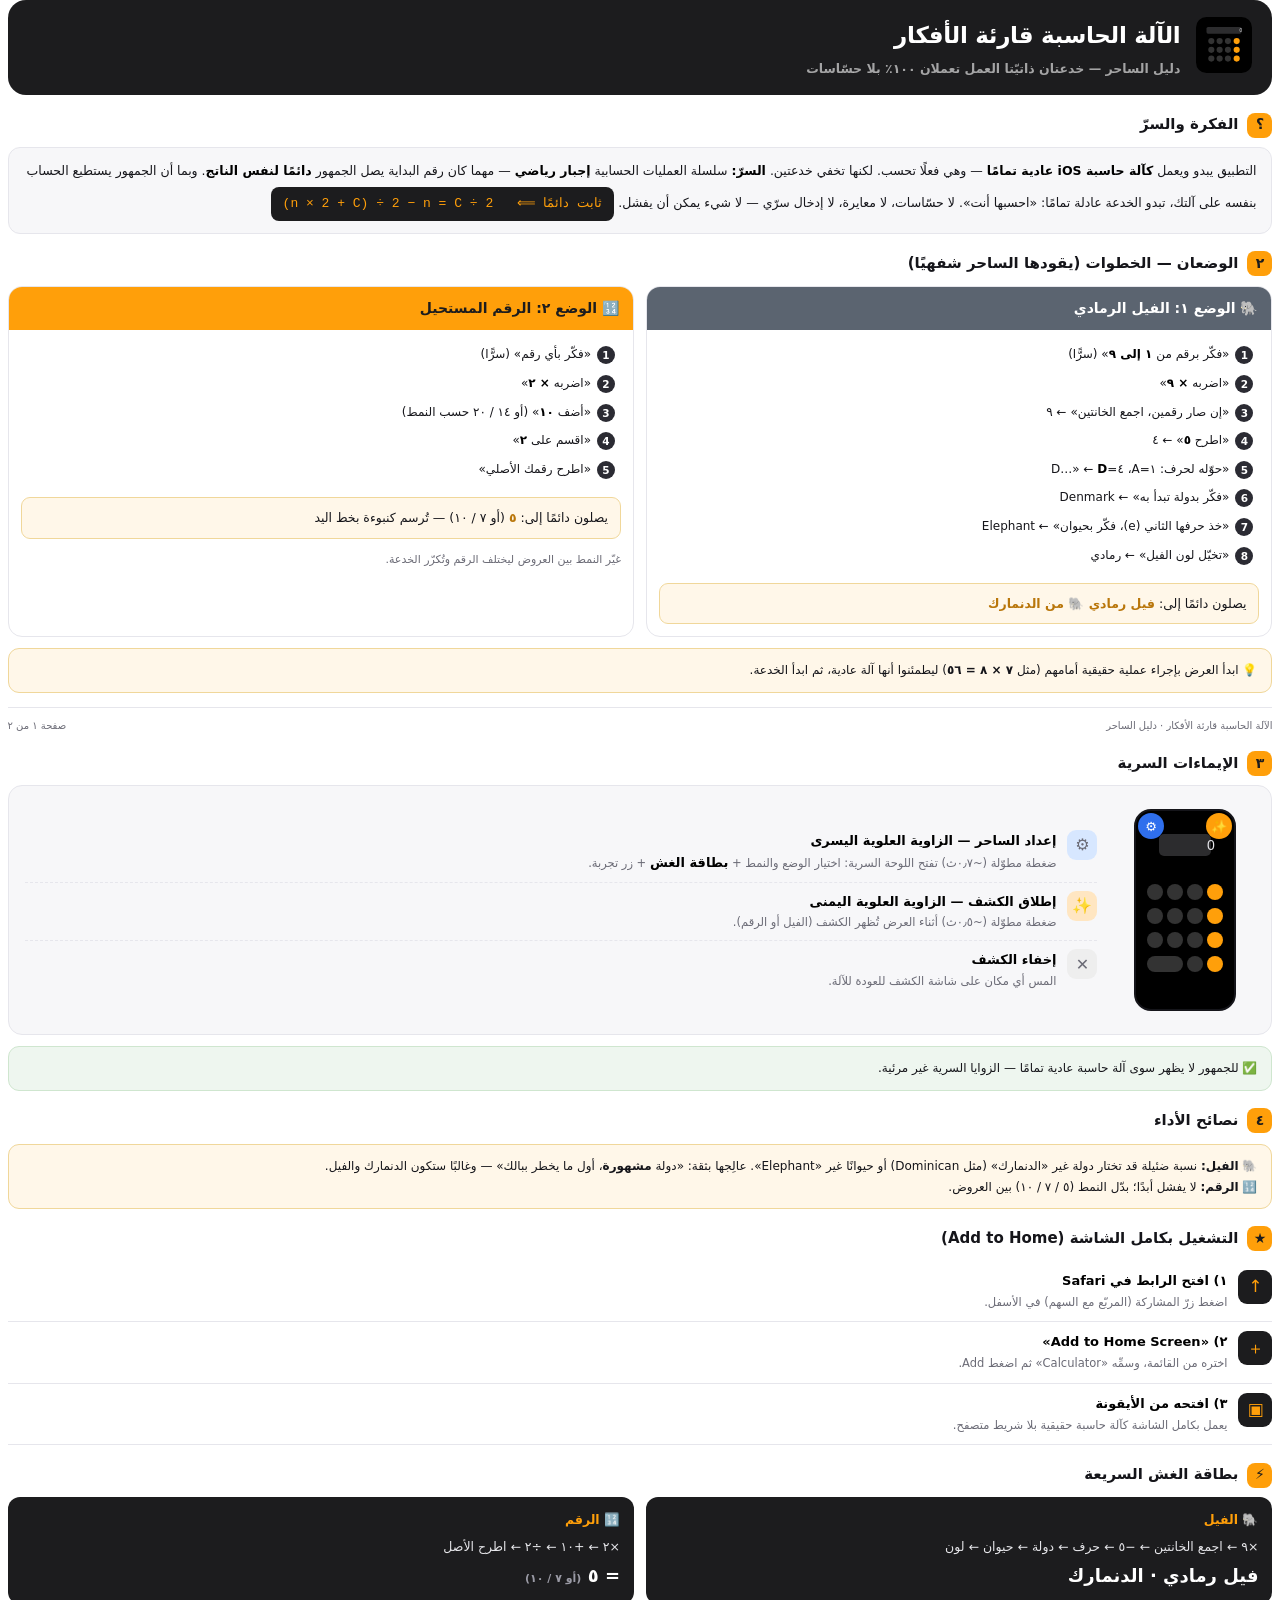
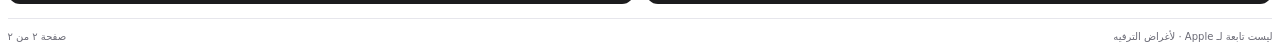
<file: mind-calc/USAGE-GUIDE.html>
<!DOCTYPE html>
<html lang="ar" dir="rtl">
<head>
<meta charset="UTF-8" />
<title>الآلة الحاسبة قارئة الأفكار — دليل الساحر</title>
<style>
  @page { size: A4; margin: 13mm 12mm; }
  * { box-sizing: border-box; -webkit-print-color-adjust: exact; print-color-adjust: exact; }
  :root {
    --orange: #ff9f0a;
    --ink: #15151a;
    --muted: #6b6b76;
    --line: #e6e6ec;
    --soft: #f7f7f9;
    --dark: #1c1c1e;
  }
  html, body { margin: 0; padding: 0; }
  body {
    font-family: "SF Arabic", "Geeza Pro", "Noto Naskh Arabic", "Tahoma", system-ui, sans-serif;
    color: var(--ink); line-height: 1.7; font-size: 12.5px; background: #fff;
  }
  .page { padding: 0 2mm; }
  .page-break { page-break-before: always; }

  .hero { display: flex; align-items: center; gap: 16px; background: var(--dark); border-radius: 18px; padding: 16px 20px; margin-bottom: 16px; }
  .hero .ic { flex: 0 0 auto; }
  .hero h1 { margin: 0; font-size: 23px; font-weight: 800; color: #fff; letter-spacing: -0.3px; }
  .hero p { margin: 3px 0 0; font-size: 12.5px; color: rgba(255,255,255,0.6); font-weight: 600; }

  h2 { font-size: 15px; font-weight: 800; margin: 17px 0 9px; color: var(--ink); display: flex; align-items: center; gap: 9px; }
  h2 .n { flex: 0 0 auto; width: 25px; height: 25px; border-radius: 8px; background: var(--orange); color: #1c1c1e; display: inline-flex; align-items: center; justify-content: center; font-size: 14px; font-weight: 800; }
  p.lead { color: #3a3a44; margin: 0 0 6px; }

  .secret-box { background: var(--soft); border: 1px solid var(--line); border-radius: 12px; padding: 12px 15px; }
  .secret-box b { color: #000; }
  .formula { display: inline-block; background: var(--dark); color: var(--orange); font-family: "SF Mono", Menlo, monospace; font-size: 13px; padding: 6px 12px; border-radius: 8px; margin-top: 6px; direction: ltr; }

  .routines { display: flex; gap: 12px; }
  .routine { flex: 1; background: #fff; border: 1.5px solid var(--line); border-radius: 14px; overflow: hidden; }
  .routine .rt-head { padding: 10px 14px; font-size: 14px; font-weight: 800; color: #fff; display: flex; align-items: center; gap: 8px; }
  .routine.r1 .rt-head { background: #5b6470; }
  .routine.r2 .rt-head { background: var(--orange); color: #1c1c1e; }
  ol.steps { list-style: none; counter-reset: s; margin: 0; padding: 10px 12px; }
  ol.steps li { counter-increment: s; position: relative; padding: 5px 30px 5px 6px; font-size: 12px; line-height: 1.55; }
  ol.steps li::before { content: counter(s); position: absolute; right: 6px; top: 6px; width: 18px; height: 18px; border-radius: 50%; background: #2b2b33; color: #fff; font-size: 10.5px; font-weight: 800; display: flex; align-items: center; justify-content: center; }
  ol.steps li b { color: #000; }
  .rt-answer { margin: 4px 12px 12px; padding: 9px 12px; background: #fff7e9; border: 1px solid #f0d79a; border-radius: 9px; font-size: 12.5px; }
  .rt-answer b { color: #b9760a; }

  .callout { background: #fff7e9; border: 1px solid #f0d79a; border-radius: 11px; padding: 11px 14px; margin: 11px 0; font-size: 12px; }
  .callout.tip { background: #eef6ef; border-color: #cfe6cf; }

  /* gesture diagram */
  .gesture-wrap { display: flex; gap: 18px; align-items: center; background: var(--soft); border: 1px solid var(--line); border-radius: 14px; padding: 14px 16px; }
  .gesture-legend { flex: 1; }
  .gesture-legend .row { display: flex; align-items: flex-start; gap: 11px; padding: 8px 0; border-bottom: 1px dashed var(--line); }
  .gesture-legend .row:last-child { border-bottom: 0; }
  .gesture-legend .tag { flex: 0 0 auto; width: 30px; height: 30px; border-radius: 9px; display: flex; align-items: center; justify-content: center; font-size: 16px; }
  .tag.tl { background: #d7e7ff; } .tag.tr { background: #ffe6c2; }
  .gesture-legend b { color: #000; font-size: 13px; }
  .gesture-legend span { font-size: 11.5px; color: var(--muted); }

  .ah { display: flex; gap: 11px; align-items: flex-start; padding: 9px 0; border-bottom: 1px solid var(--line); }
  .ah:last-child { border-bottom: 0; }
  .ah .ic { flex: 0 0 auto; width: 34px; height: 34px; border-radius: 9px; background: var(--dark); display: flex; align-items: center; justify-content: center; color: var(--orange); font-size: 17px; }
  .ah .body b { color: #000; font-size: 13px; }
  .ah .body p { margin: 1px 0 0; font-size: 11.5px; color: var(--muted); }

  .cheat-quick { display: flex; gap: 12px; }
  .cheat-quick > div { flex: 1; background: var(--dark); border-radius: 12px; padding: 12px 14px; color: #e6e6ea; }
  .cheat-quick h4 { margin: 0 0 6px; font-size: 12.5px; color: var(--orange); }
  .cheat-quick .big { font-size: 18px; font-weight: 800; color: #fff; margin-top: 4px; }
  .cheat-quick small { color: #9a9aa5; font-size: 11px; }

  .foot { margin-top: 14px; padding-top: 9px; border-top: 1px solid var(--line); font-size: 10px; color: var(--muted); display: flex; justify-content: space-between; }
</style>
</head>
<body>

<!-- ============ PAGE 1 ============ -->
<div class="page">
  <div class="hero">
    <span class="ic">
      <svg viewBox="0 0 512 512" width="56" height="56" aria-hidden="true">
        <rect width="512" height="512" rx="96" fill="#000"/>
        <rect x="96" y="92" width="320" height="60" rx="14" fill="#2c2c2e"/>
        <text x="398" y="138" text-anchor="end" font-family="Helvetica, Arial" font-size="42" font-weight="300" fill="#e6e6ea">0</text>
        <g>
          <circle cx="140" cy="220" r="28" fill="#333"/><circle cx="216" cy="220" r="28" fill="#333"/><circle cx="292" cy="220" r="28" fill="#333"/><circle cx="372" cy="220" r="28" fill="#ff9f0a"/>
          <circle cx="140" cy="300" r="28" fill="#333"/><circle cx="216" cy="300" r="28" fill="#333"/><circle cx="292" cy="300" r="28" fill="#333"/><circle cx="372" cy="300" r="28" fill="#ff9f0a"/>
          <circle cx="140" cy="380" r="28" fill="#333"/><circle cx="216" cy="380" r="28" fill="#333"/><circle cx="292" cy="380" r="28" fill="#333"/><circle cx="372" cy="380" r="28" fill="#ff9f0a"/>
        </g>
      </svg>
    </span>
    <div>
      <h1>الآلة الحاسبة قارئة الأفكار</h1>
      <p>دليل الساحر — خدعتان ذاتيّتا العمل تعملان ١٠٠٪ بلا حسّاسات</p>
    </div>
  </div>

  <h2><span class="n">؟</span> الفكرة والسرّ</h2>
  <div class="secret-box">
    التطبيق يبدو ويعمل <b>كآلة حاسبة iOS عادية تمامًا</b> — وهي فعلًا تحسب. لكنها تخفي خدعتين.
    <b>السرّ:</b> سلسلة العمليات الحسابية <b>إجبار رياضي</b> — مهما كان رقم البداية يصل الجمهور
    <b>دائمًا لنفس الناتج</b>. وبما أن الجمهور يستطيع الحساب بنفسه على آلتك، تبدو الخدعة عادلة تمامًا:
    «احسبها أنت». لا حسّاسات، لا معايرة، لا إدخال سرّي — لا شيء يمكن أن يفشل.
    <div class="formula">(n × 2 + C) ÷ 2 − n = C ÷ 2 &nbsp;&nbsp;⟸ ثابت دائمًا</div>
  </div>

  <h2><span class="n">٢</span> الوضعان — الخطوات (يقودها الساحر شفهيًا)</h2>
  <div class="routines">
    <div class="routine r1">
      <div class="rt-head">🐘 الوضع ١: الفيل الرمادي</div>
      <ol class="steps">
        <li>«فكّر برقم من <b>١ إلى ٩</b>» (سرًّا)</li>
        <li>«اضربه <b>× ٩</b>»</li>
        <li>«إن صار رقمين، اجمع الخانتين» ← ٩</li>
        <li>«اطرح <b>٥</b>» ← ٤</li>
        <li>«حوّله لحرف: ١=A، ٤=D…» ← <b>D</b></li>
        <li>«فكّر بدولة تبدأ به» ← Denmark</li>
        <li>«خذ حرفها الثاني (e)، فكّر بحيوان» ← Elephant</li>
        <li>«تخيّل لون الفيل» ← رمادي</li>
      </ol>
      <div class="rt-answer">يصلون دائمًا إلى: <b>فيل رمادي 🐘 من الدنمارك</b></div>
    </div>

    <div class="routine r2">
      <div class="rt-head">🔢 الوضع ٢: الرقم المستحيل</div>
      <ol class="steps">
        <li>«فكّر بأي رقم» (سرًّا)</li>
        <li>«اضربه <b>× ٢</b>»</li>
        <li>«أضف <b>١٠</b>» (أو ١٤ / ٢٠ حسب النمط)</li>
        <li>«اقسم على <b>٢</b>»</li>
        <li>«اطرح رقمك الأصلي»</li>
      </ol>
      <div class="rt-answer">يصلون دائمًا إلى: <b>٥</b> (أو ٧ / ١٠) — تُرسم كنبوءة بخط اليد</div>
      <div style="padding:0 12px 12px;font-size:11px;color:#6b6b76">غيّر النمط بين العروض ليختلف الرقم وتُكرّر الخدعة.</div>
    </div>
  </div>

  <div class="callout">
    💡 ابدأ العرض بإجراء عملية حقيقية أمامهم (مثل <b>٧ × ٨ = ٥٦</b>) ليطمئنوا أنها آلة عادية، ثم ابدأ الخدعة.
  </div>

  <div class="foot"><span>الآلة الحاسبة قارئة الأفكار · دليل الساحر</span><span>صفحة ١ من ٢</span></div>
</div>

<!-- ============ PAGE 2 ============ -->
<div class="page page-break">
  <h2><span class="n">٣</span> الإيماءات السرية</h2>
  <div class="gesture-wrap">
    <!-- phone diagram with the two secret corners -->
    <svg width="140" height="220" viewBox="0 0 140 220" aria-hidden="true">
      <rect x="20" y="10" width="100" height="200" rx="16" fill="#000" stroke="#15151a" stroke-width="2"/>
      <rect x="44" y="34" width="52" height="22" rx="5" fill="#2c2c2e"/>
      <text x="92" y="50" text-anchor="end" font-family="Helvetica" font-size="14" fill="#e6e6ea">0</text>
      <g>
        <circle cx="40" cy="92" r="8" fill="#333"/><circle cx="60" cy="92" r="8" fill="#333"/><circle cx="80" cy="92" r="8" fill="#333"/><circle cx="100" cy="92" r="8" fill="#ff9f0a"/>
        <circle cx="40" cy="116" r="8" fill="#333"/><circle cx="60" cy="116" r="8" fill="#333"/><circle cx="80" cy="116" r="8" fill="#333"/><circle cx="100" cy="116" r="8" fill="#ff9f0a"/>
        <circle cx="40" cy="140" r="8" fill="#333"/><circle cx="60" cy="140" r="8" fill="#333"/><circle cx="80" cy="140" r="8" fill="#333"/><circle cx="100" cy="140" r="8" fill="#ff9f0a"/>
        <rect x="32" y="156" width="36" height="16" rx="8" fill="#333"/><circle cx="80" cy="164" r="8" fill="#333"/><circle cx="100" cy="164" r="8" fill="#ff9f0a"/>
      </g>
      <!-- secret corner markers -->
      <circle cx="36" cy="26" r="13" fill="#2f6fed"/><text x="36" y="31" text-anchor="middle" font-size="13" fill="#fff">⚙</text>
      <circle cx="104" cy="26" r="13" fill="#ff9f0a"/><text x="104" y="31" text-anchor="middle" font-size="13" fill="#1c1c1e">✨</text>
    </svg>
    <div class="gesture-legend">
      <div class="row">
        <span class="tag tl">⚙</span>
        <span><b>إعداد الساحر — الزاوية العلوية اليسرى</b><br><span>ضغطة مطوّلة (~٠٫٧ث) تفتح اللوحة السرية: اختيار الوضع والنمط + <b>بطاقة الغش</b> + زر تجربة.</span></span>
      </div>
      <div class="row">
        <span class="tag tr">✨</span>
        <span><b>إطلاق الكشف — الزاوية العلوية اليمنى</b><br><span>ضغطة مطوّلة (~٠٫٥ث) أثناء العرض تُظهر الكشف (الفيل أو الرقم).</span></span>
      </div>
      <div class="row">
        <span class="tag" style="background:#eee">✕</span>
        <span><b>إخفاء الكشف</b><br><span>المس أي مكان على شاشة الكشف للعودة للآلة.</span></span>
      </div>
    </div>
  </div>
  <div class="callout tip">✅ للجمهور لا يظهر سوى آلة حاسبة عادية تمامًا — الزوايا السرية غير مرئية.</div>

  <h2><span class="n">٤</span> نصائح الأداء</h2>
  <div class="callout">
    🐘 <b>الفيل:</b> نسبة ضئيلة قد تختار دولة غير «الدنمارك» (مثل Dominican) أو حيوانًا غير «Elephant».
    عالِجها بثقة: «دولة <b>مشهورة</b>، أول ما يخطر ببالك» — وغالبًا ستكون الدنمارك والفيل.
    <br>🔢 <b>الرقم:</b> لا يفشل أبدًا؛ بدّل النمط (٥ / ٧ / ١٠) بين العروض.
  </div>

  <h2><span class="n">★</span> التشغيل بكامل الشاشة (Add to Home)</h2>
  <div class="ah">
    <span class="ic">↑</span>
    <div class="body"><b>١) افتح الرابط في Safari</b><p>اضغط زرّ المشاركة (المربّع مع السهم) في الأسفل.</p></div>
  </div>
  <div class="ah">
    <span class="ic">＋</span>
    <div class="body"><b>٢) «Add to Home Screen»</b><p>اختره من القائمة، وسمِّه «Calculator» ثم اضغط Add.</p></div>
  </div>
  <div class="ah">
    <span class="ic">▣</span>
    <div class="body"><b>٣) افتحه من الأيقونة</b><p>يعمل بكامل الشاشة كآلة حاسبة حقيقية بلا شريط متصفح.</p></div>
  </div>

  <h2><span class="n">⚡</span> بطاقة الغش السريعة</h2>
  <div class="cheat-quick">
    <div>
      <h4>🐘 الفيل</h4>
      <div>×٩ ← اجمع الخانتين ← −٥ ← حرف ← دولة ← حيوان ← لون</div>
      <div class="big">فيل رمادي · الدنمارك</div>
    </div>
    <div>
      <h4>🔢 الرقم</h4>
      <div>×٢ ← +١٠ ← ÷٢ ← اطرح الأصل</div>
      <div class="big">= ٥ <small>(أو ٧ / ١٠)</small></div>
    </div>
  </div>

  <div class="foot"><span>ليست تابعة لـ Apple · لأغراض الترفيه</span><span>صفحة ٢ من ٢</span></div>
</div>

</body>
</html>
</file>
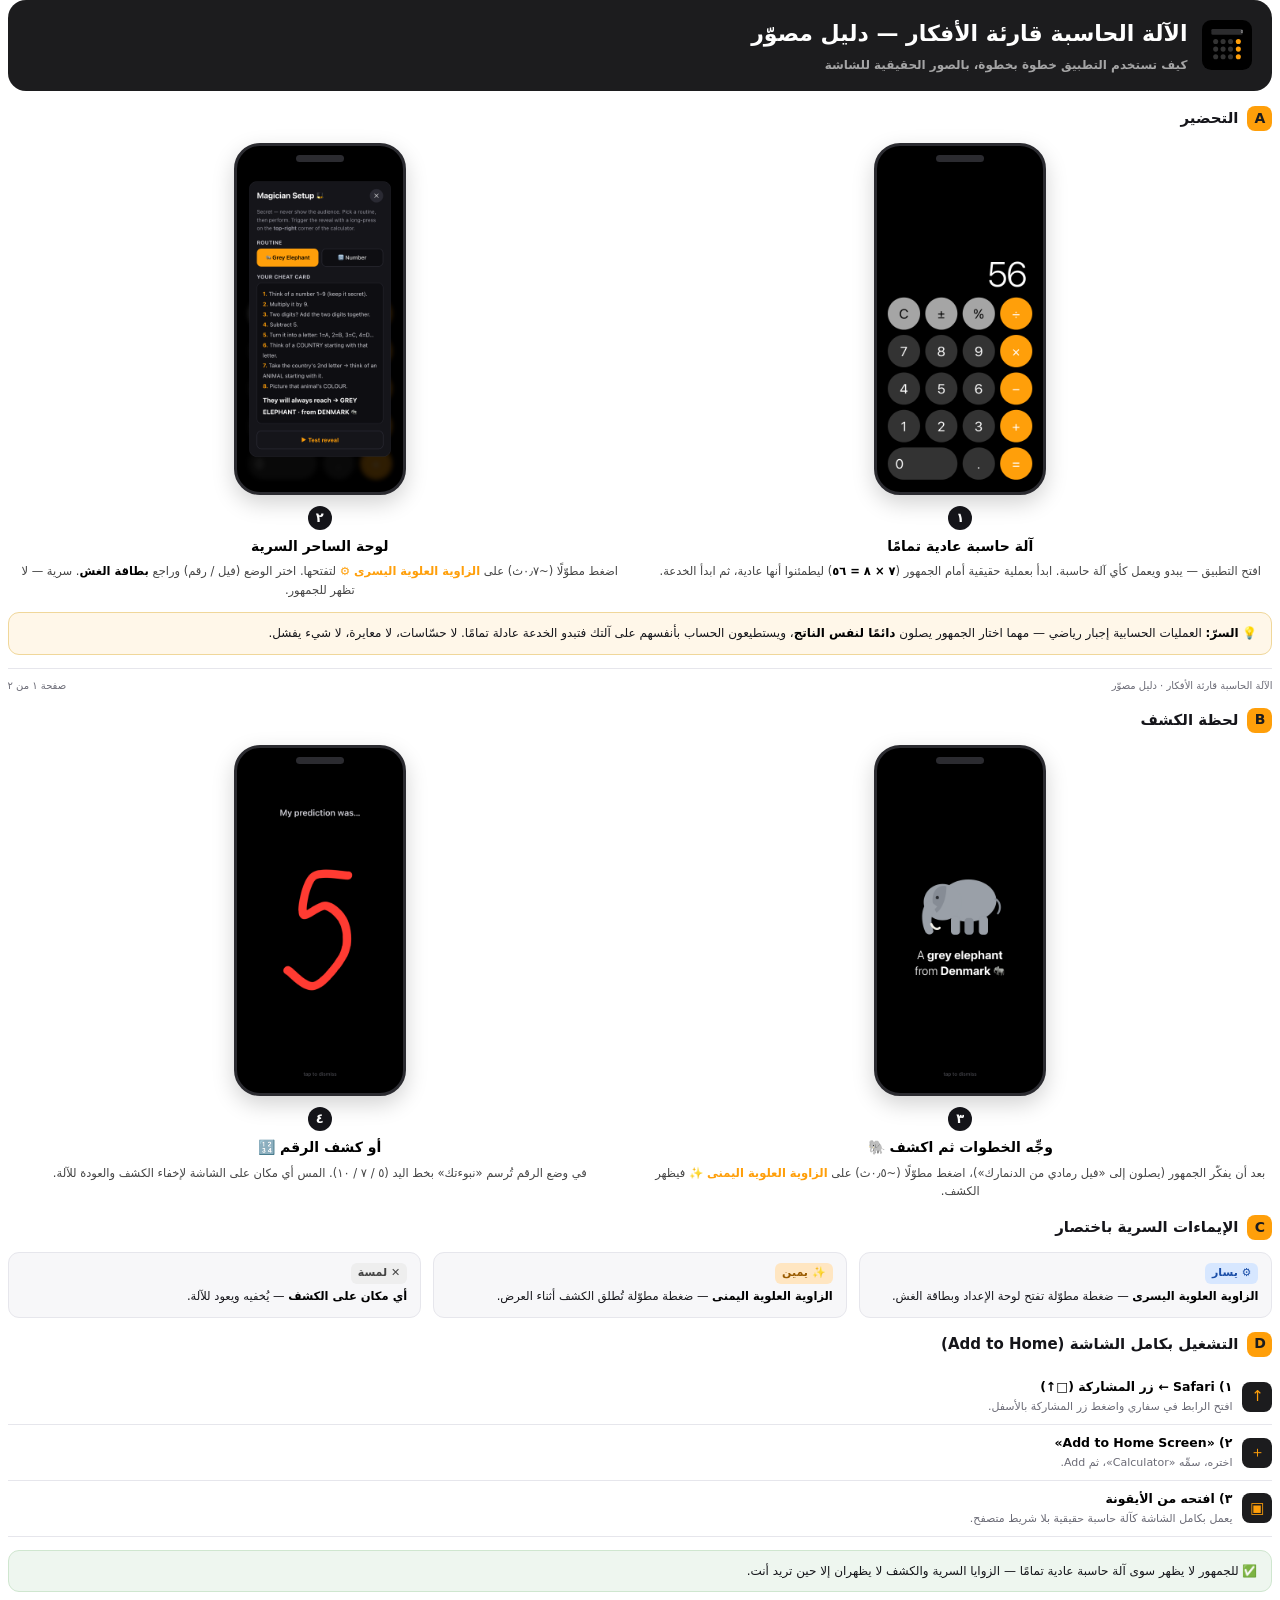
<file: mind-calc/VISUAL-GUIDE.html>
<!DOCTYPE html>
<html lang="ar" dir="rtl">
<head>
<meta charset="UTF-8" />
<title>الآلة الحاسبة قارئة الأفكار — دليل مصوّر</title>
<style>
  @page { size: A4; margin: 13mm 12mm; }
  * { box-sizing: border-box; -webkit-print-color-adjust: exact; print-color-adjust: exact; }
  :root { --orange:#ff9f0a; --ink:#15151a; --muted:#6b6b76; --line:#e6e6ec; --soft:#f7f7f9; --dark:#1c1c1e; }
  html, body { margin:0; padding:0; }
  body { font-family:"SF Arabic","Geeza Pro","Noto Naskh Arabic","Tahoma",system-ui,sans-serif; color:var(--ink); line-height:1.7; font-size:12.5px; background:#fff; }
  .page { padding:0 2mm; }
  .page-break { page-break-before: always; }

  .hero { display:flex; align-items:center; gap:15px; background:var(--dark); border-radius:18px; padding:15px 20px; margin-bottom:15px; }
  .hero h1 { margin:0; font-size:22px; font-weight:800; color:#fff; }
  .hero p { margin:3px 0 0; font-size:12px; color:rgba(255,255,255,0.6); font-weight:600; }

  h2 { font-size:15px; font-weight:800; margin:14px 0 12px; color:var(--ink); display:flex; align-items:center; gap:9px; }
  h2 .n { width:25px; height:25px; border-radius:8px; background:var(--orange); color:#1c1c1e; display:inline-flex; align-items:center; justify-content:center; font-size:14px; font-weight:800; }

  .steps2 { display:flex; gap:16px; }
  .step { flex:1; display:flex; flex-direction:column; align-items:center; text-align:center; }
  /* phone frame */
  .phone { width:172px; background:#000; border:3px solid #2b2b30; border-radius:26px; padding:6px; position:relative; box-shadow:0 8px 22px rgba(0,0,0,0.18); }
  .phone .notch { position:absolute; top:9px; left:50%; transform:translateX(-50%); width:48px; height:7px; background:#2b2b30; border-radius:5px; z-index:2; }
  .phone img { width:100%; display:block; border-radius:21px; }
  .cap { margin-top:11px; }
  .cap .badge { display:inline-flex; align-items:center; justify-content:center; width:24px; height:24px; border-radius:50%; background:var(--ink); color:#fff; font-weight:800; font-size:13px; margin-bottom:5px; }
  .cap h3 { margin:0 0 4px; font-size:14px; font-weight:800; color:#000; }
  .cap p { margin:0; font-size:11.5px; color:#444; line-height:1.6; padding:0 4px; }
  .cap b { color:#000; }
  .cap .corner { color:var(--orange); font-weight:700; }

  .callout { background:#fff7e9; border:1px solid #f0d79a; border-radius:11px; padding:10px 14px; margin:13px 0 0; font-size:12px; }
  .callout.tip { background:#eef6ef; border-color:#cfe6cf; }
  .callout b { color:#000; }

  .mini { display:flex; gap:12px; margin-top:4px; }
  .mini > div { flex:1; background:var(--soft); border:1px solid var(--line); border-radius:11px; padding:10px 13px; font-size:11.5px; }
  .mini b { color:#000; }
  .mini .tag { display:inline-block; padding:1px 7px; border-radius:6px; font-size:11px; font-weight:700; margin-bottom:3px; }
  .tag.tl { background:#d7e7ff; color:#1a4ea8; } .tag.tr { background:#ffe6c2; color:#9a5b00; }

  .ah { display:flex; gap:10px; align-items:center; padding:7px 0; border-bottom:1px solid var(--line); }
  .ah:last-child { border-bottom:0; }
  .ah .ic { flex:0 0 auto; width:30px; height:30px; border-radius:8px; background:var(--dark); display:flex; align-items:center; justify-content:center; color:var(--orange); font-size:15px; }
  .ah .body b { color:#000; font-size:12.5px; } .ah .body p { margin:1px 0 0; font-size:11px; color:var(--muted); }

  .foot { margin-top:13px; padding-top:8px; border-top:1px solid var(--line); font-size:10px; color:var(--muted); display:flex; justify-content:space-between; }
</style>
</head>
<body>

<!-- ===== PAGE 1 ===== -->
<div class="page">
  <div class="hero">
    <svg viewBox="0 0 512 512" width="50" height="50" aria-hidden="true">
      <rect width="512" height="512" rx="96" fill="#000"/>
      <rect x="96" y="92" width="320" height="60" rx="14" fill="#2c2c2e"/>
      <text x="398" y="138" text-anchor="end" font-family="Helvetica" font-size="42" font-weight="300" fill="#e6e6ea">0</text>
      <g>
        <circle cx="140" cy="220" r="26" fill="#333"/><circle cx="216" cy="220" r="26" fill="#333"/><circle cx="292" cy="220" r="26" fill="#333"/><circle cx="372" cy="220" r="26" fill="#ff9f0a"/>
        <circle cx="140" cy="298" r="26" fill="#333"/><circle cx="216" cy="298" r="26" fill="#333"/><circle cx="292" cy="298" r="26" fill="#333"/><circle cx="372" cy="298" r="26" fill="#ff9f0a"/>
        <circle cx="140" cy="376" r="26" fill="#333"/><circle cx="216" cy="376" r="26" fill="#333"/><circle cx="292" cy="376" r="26" fill="#333"/><circle cx="372" cy="376" r="26" fill="#ff9f0a"/>
      </g>
    </svg>
    <div>
      <h1>الآلة الحاسبة قارئة الأفكار — دليل مصوّر</h1>
      <p>كيف تستخدم التطبيق خطوة بخطوة، بالصور الحقيقية للشاشة</p>
    </div>
  </div>

  <h2><span class="n">A</span> التحضير</h2>
  <div class="steps2">
    <div class="step">
      <div class="phone"><span class="notch"></span><img src="guide-assets/shot-calc.png" alt="الآلة الحاسبة"></div>
      <div class="cap">
        <span class="badge">١</span>
        <h3>آلة حاسبة عادية تمامًا</h3>
        <p>افتح التطبيق — يبدو ويعمل كأي آلة حاسبة. ابدأ بعملية حقيقية أمام الجمهور (<b>٧ × ٨ = ٥٦</b>) ليطمئنوا أنها عادية، ثم ابدأ الخدعة.</p>
      </div>
    </div>
    <div class="step">
      <div class="phone"><span class="notch"></span><img src="guide-assets/shot-panel.png" alt="لوحة الساحر"></div>
      <div class="cap">
        <span class="badge">٢</span>
        <h3>لوحة الساحر السرية</h3>
        <p>اضغط مطوّلًا (~٠٫٧ث) على <span class="corner">الزاوية العلوية اليسرى ⚙</span> لتفتحها. اختر الوضع (فيل / رقم) وراجع <b>بطاقة الغش</b>. سرية — لا تظهر للجمهور.</p>
      </div>
    </div>
  </div>

  <div class="callout">
    💡 <b>السرّ:</b> العمليات الحسابية إجبار رياضي — مهما اختار الجمهور يصلون <b>دائمًا لنفس الناتج</b>،
    ويستطيعون الحساب بأنفسهم على آلتك فتبدو الخدعة عادلة تمامًا. لا حسّاسات، لا معايرة، لا شيء يفشل.
  </div>

  <div class="foot"><span>الآلة الحاسبة قارئة الأفكار · دليل مصوّر</span><span>صفحة ١ من ٢</span></div>
</div>

<!-- ===== PAGE 2 ===== -->
<div class="page page-break">
  <h2><span class="n">B</span> لحظة الكشف</h2>
  <div class="steps2">
    <div class="step">
      <div class="phone"><span class="notch"></span><img src="guide-assets/shot-elephant.png" alt="كشف الفيل"></div>
      <div class="cap">
        <span class="badge">٣</span>
        <h3>وجِّه الخطوات ثم اكشف 🐘</h3>
        <p>بعد أن يفكّر الجمهور (يصلون إلى «فيل رمادي من الدنمارك»)، اضغط مطوّلًا (~٠٫٥ث) على <span class="corner">الزاوية العلوية اليمنى ✨</span> فيظهر الكشف.</p>
      </div>
    </div>
    <div class="step">
      <div class="phone"><span class="notch"></span><img src="guide-assets/shot-number5.png" alt="كشف الرقم"></div>
      <div class="cap">
        <span class="badge">٤</span>
        <h3>أو كشف الرقم 🔢</h3>
        <p>في وضع الرقم تُرسم «نبوءتك» بخط اليد (٥ / ٧ / ١٠). المس أي مكان على الشاشة لإخفاء الكشف والعودة للآلة.</p>
      </div>
    </div>
  </div>

  <h2><span class="n">C</span> الإيماءات السرية باختصار</h2>
  <div class="mini">
    <div><span class="tag tl">⚙ يسار</span><br><b>الزاوية العلوية اليسرى</b> — ضغطة مطوّلة تفتح لوحة الإعداد وبطاقة الغش.</div>
    <div><span class="tag tr">✨ يمين</span><br><b>الزاوية العلوية اليمنى</b> — ضغطة مطوّلة تُطلق الكشف أثناء العرض.</div>
    <div><span class="tag" style="background:#eee;color:#444">✕ لمسة</span><br><b>أي مكان على الكشف</b> — يُخفيه ويعود للآلة.</div>
  </div>

  <h2><span class="n">D</span> التشغيل بكامل الشاشة (Add to Home)</h2>
  <div class="ah"><span class="ic">↑</span><div class="body"><b>١) Safari ← زر المشاركة (□↑)</b><p>افتح الرابط في سفاري واضغط زر المشاركة بالأسفل.</p></div></div>
  <div class="ah"><span class="ic">＋</span><div class="body"><b>٢) «Add to Home Screen»</b><p>اختره، سمِّه «Calculator»، ثم Add.</p></div></div>
  <div class="ah"><span class="ic">▣</span><div class="body"><b>٣) افتحه من الأيقونة</b><p>يعمل بكامل الشاشة كآلة حاسبة حقيقية بلا شريط متصفح.</p></div></div>

  <div class="callout tip">✅ للجمهور لا يظهر سوى آلة حاسبة عادية تمامًا — الزوايا السرية والكشف لا يظهران إلا حين تريد أنت.</div>

  <div class="foot"><span>ليست تابعة لـ Apple · لأغراض الترفيه</span><span>صفحة ٢ من ٢</span></div>
</div>

</body>
</html>
</file>
<file: styles.css>
:root {
  --snap-yellow: #FFFC00;
  --safe-top: env(safe-area-inset-top, 0px);
  --safe-bottom: env(safe-area-inset-bottom, 0px);
}

* { box-sizing: border-box; -webkit-tap-highlight-color: transparent; }

html, body {
  margin: 0;
  padding: 0;
  height: 100%;
  background: #000;
  color: #fff;
  /* Snapchat's UI typeface is Avenir Next (native on iOS). Fallbacks for other platforms. */
  font-family: "Avenir Next", "Avenir", -apple-system, BlinkMacSystemFont, "Helvetica Neue", "Segoe UI", sans-serif;
  -webkit-font-smoothing: antialiased;
  overflow: hidden;
  overscroll-behavior: none;
  -webkit-user-select: none;
  user-select: none;
  touch-action: manipulation;
}

/* ===== Screens ===== */
.screen { position: fixed; inset: 0; display: none; background: #000; }
.screen.active { display: block; }

/* Safe-area insets are baked into each element's own rule below, so these are inert. */
.safe-top {}
.safe-bottom {}

/* ===== Start screen ===== */
#start-screen { display: none; background: var(--snap-yellow); }
#start-screen.active { display: flex; align-items: center; justify-content: center; }
.start-inner { text-align: center; padding: 24px; }
.start-logo { margin-bottom: 18px; }
.start-title { color: #000; font-size: 30px; font-weight: 700; margin: 0 0 6px; }
.start-sub { color: rgba(0,0,0,0.7); font-size: 15px; font-weight: 500; margin: 0 0 28px; }
.start-btn {
  width: 78px; height: 78px; border-radius: 50%;
  border: 4px solid #000; background: transparent; color: #000;
  font-size: 30px; line-height: 1; cursor: pointer;
}
.start-btn:active { transform: scale(0.94); }
.start-error { color: #b00020; margin-top: 18px; font-size: 14px; max-width: 320px; }

/* ===== Shared media layer ===== */
#video, #photo {
  position: absolute; inset: 0; width: 100%; height: 100%;
  object-fit: cover; background: #000;
}

/* generic white line icon */
.cam-ic svg, .rail-ic svg, .nav-ic svg, .cam-profile svg, .act-round svg, .act-send svg, .sound-thumb svg {
  fill: none; stroke: #fff; stroke-width: 1.8; stroke-linecap: round; stroke-linejoin: round;
}

/* Dynamic Island — drawn only after a model is picked (body.has-island), per the model's geometry. */
.dynamic-island { display: none; }
body.has-island .dynamic-island {
  display: block; position: absolute; z-index: 7; pointer-events: none;
  top: var(--island-top, 11px); left: 50%; transform: translateX(-50%);
  width: var(--island-w, 126px); height: var(--island-h, 37px);
  background: #000; border-radius: 22px;
  box-shadow: 0 0 0 0.5px rgba(255,255,255,0.04);
}

/* =================== CAMERA SCREEN =================== */
.cam-top {
  position: absolute; top: 0; left: 0; right: 0; z-index: 5;
  display: flex; align-items: center; justify-content: space-between;
  padding: 10px 14px; padding-top: calc(8px + var(--safe-top));
}
.cam-top-side { display: flex; align-items: center; gap: 14px; }
.cam-ic {
  width: 34px; height: 34px; border: none; background: transparent; color: #fff;
  display: flex; align-items: center; justify-content: center; cursor: pointer; padding: 0;
}
.cam-ic svg { width: 26px; height: 26px; }
.cam-profile {
  width: 38px; height: 38px; border-radius: 50%; border: none; cursor: pointer;
  background: var(--snap-yellow); display: flex; align-items: center; justify-content: center;
}
.cam-profile svg { stroke: none; }

.cam-rail {
  position: absolute; top: calc(70px + var(--safe-top)); right: 10px; z-index: 5;
  display: flex; flex-direction: column; align-items: center; gap: 22px;
}
.hd-badge {
  border: 1.8px solid #fff; border-radius: 5px; font-size: 11px; font-weight: 700;
  padding: 1px 4px; color: #fff;
}
.cam-chev svg { width: 18px; height: 18px; }
.cam-chev { background: rgba(255,255,255,0.15); border-radius: 50%; width: 30px; height: 30px; }

.cam-zoom {
  position: absolute; left: 50%; transform: translateX(-50%); z-index: 5;
  bottom: calc(176px + var(--safe-bottom));
  display: flex; align-items: center; gap: 14px;
  background: rgba(0,0,0,0.4); border-radius: 20px; padding: 7px 16px;
  font-size: 13px; font-weight: 600; color: #d8d8d8;
}
.cam-zoom .on { color: var(--snap-yellow); }

.cam-bottom { position: absolute; left: 0; right: 0; bottom: 0; z-index: 5; }
.cam-lensrow {
  display: flex; align-items: center; justify-content: center; gap: 16px;
  padding: 0 10px 10px;
}
.shutter {
  width: 78px; height: 78px; border-radius: 50%; flex: 0 0 auto;
  background: transparent; border: 6px solid #fff; cursor: pointer;
}
.shutter:active { transform: scale(0.95); }
.lens-mini {
  background: transparent; border: none; cursor: pointer; color: #fff;
  display: flex; flex-direction: column; align-items: center; gap: 4px; width: 50px;
}
.mini-label { font-size: 11px; font-weight: 600; }
.mem-ic { width: 26px; height: 26px; border-radius: 7px; background: linear-gradient(135deg,#bbb,#777); display:block; }
.ai-ring, .ai-ring.sm {
  border-radius: 50%; position: relative; display: inline-flex;
  background: conic-gradient(from 0deg,#22d3ee,#3b82f6,#a855f7,#ec4899,#f59e0b,#22d3ee);
}
.ai-ring { width: 26px; height: 26px; }
.ai-ring.sm { width: 26px; height: 26px; }
.ai-ring::before { content:""; position:absolute; inset:3px; background:#000; border-radius:50%; }
.ai-ring::after { content:"✦"; position:absolute; inset:0; display:flex; align-items:center; justify-content:center; color:#fff; font-size:11px; }
.lens-circle { width: 46px; height: 46px; border-radius: 50%; border: none; cursor: pointer; flex: 0 0 auto; }
.lens-circle.l1 { background: linear-gradient(135deg,#ef4444,#7f1d1d); }
.lens-circle.l2 { background: linear-gradient(135deg,#f59e0b,#78350f); }
.lens-circle.l3 { background: linear-gradient(135deg,#10b981,#064e3b); }

.cam-tabs {
  display: flex; align-items: center; justify-content: center; gap: 18px;
  font-size: 13px; color: #9a9a9a; padding: 2px 0 8px; overflow: hidden;
}
.cam-tabs .on { color: #fff; font-weight: 600; border: 1px solid #555; border-radius: 16px; padding: 4px 12px; }

.cam-nav {
  display: flex; align-items: center; justify-content: space-around;
  padding: 8px 8px; padding-bottom: calc(5px + var(--safe-bottom));
  border-top: 1px solid #1a1a1a; background: #000;
}
.nav-ic { background: transparent; border: none; cursor: pointer; padding: 6px; position: relative; }
.nav-ic svg { width: 26px; height: 26px; stroke: #9a9a9a; }
.nav-ic.on svg { stroke: #fff; }
.nav-dot::after { content:""; position:absolute; top:4px; right:6px; width:8px; height:8px; border-radius:50%; background:#ff2d2d; }

/* =================== POST-CAPTURE (EDIT) SCREEN =================== */
#reveal { position: absolute; inset: 0; width: 100%; height: 100%; z-index: 6; pointer-events: none; }

.edit-x {
  position: absolute; top: 0; left: 0; margin: 8px;
  margin-top: calc(8px + var(--safe-top));
  width: 40px; height: 40px; background: transparent; border: none; cursor: pointer; z-index: 8;
  display: flex; align-items: center; justify-content: center;
}
.edit-x svg { width: 26px; height: 26px; stroke: #fff; stroke-width: 2.4; stroke-linecap: round; filter: drop-shadow(0 1px 2px rgba(0,0,0,0.6)); }

.edit-sound {
  position: absolute; top: 0; left: 50%; transform: translateX(-50%);
  margin-top: calc(12px + var(--safe-top)); z-index: 8;
  display: flex; align-items: center; gap: 8px;
  background: rgba(0,0,0,0.55); border-radius: 20px; padding: 7px 12px; max-width: 64vw;
}
.sound-thumb { width: 22px; height: 22px; border-radius: 5px; background: #3a2a1a; display: flex; align-items: center; justify-content: center; }
.sound-name { font-size: 14px; font-weight: 600; color: #fff; white-space: nowrap; overflow: hidden; text-overflow: ellipsis; }
.sound-div { width: 1px; height: 16px; background: rgba(255,255,255,0.35); }
.sound-plus { font-size: 18px; color: #fff; line-height: 1; padding: 0 2px; }

.edit-rail {
  position: absolute; top: 0; right: 0; z-index: 8;
  margin-top: calc(6px + var(--safe-top)); padding: 0 8px;
  display: flex; flex-direction: column; align-items: center; gap: 16px;
}
.rail-ic { width: 34px; height: 34px; background: transparent; border: none; cursor: pointer; color: #fff; padding: 0; display: flex; align-items: center; justify-content: center; }
.rail-ic svg { width: 27px; height: 27px; filter: drop-shadow(0 1px 2px rgba(0,0,0,0.6)); }
.ic-T { font-size: 24px; font-weight: 700; font-family: Georgia, "Times New Roman", serif; color: #fff; text-shadow: 0 1px 2px rgba(0,0,0,0.6); }

.edit-bottom { position: absolute; left: 0; right: 0; bottom: 0; z-index: 8; padding-bottom: calc(10px + var(--safe-bottom)); }
.friend-row { display: flex; gap: 12px; padding: 8px 14px 12px; overflow: hidden; }
.friend { width: 46px; height: 46px; border-radius: 50%; flex: 0 0 auto; display: flex; align-items: center; justify-content: center; }
.friend-pin { background: #2b2b2b; }
.friend-hollow { background: transparent; border: 2px solid #555; }
.fr-heart { font-size: 20px; }

.edit-actions { display: flex; align-items: center; gap: 12px; padding: 0 14px; }
.act-round {
  width: 50px; height: 50px; border-radius: 50%; flex: 0 0 auto;
  background: rgba(60,60,60,0.65); border: none; cursor: pointer;
  display: flex; align-items: center; justify-content: center;
}
.act-round svg { width: 24px; height: 24px; }
.act-stories {
  display: flex; align-items: center; gap: 8px; cursor: pointer;
  background: rgba(60,60,60,0.65); border: none; border-radius: 26px;
  padding: 8px 16px 8px 8px; color: #fff; font-size: 15px; font-weight: 600;
}
.st-avatar { width: 34px; height: 34px; border-radius: 50%; background: linear-gradient(135deg,#92400e,#451a03); display: block; }
.act-send {
  flex: 1; display: flex; align-items: center; justify-content: center; gap: 8px; cursor: pointer;
  background: var(--snap-yellow); border: none; border-radius: 26px; padding: 14px 18px;
  color: #000; font-size: 16px; font-weight: 700;
}

/* secret hotspot to open Practice Mode — bottom-left corner (clear of controls) */
.secret-hotspot { position: absolute; bottom: 0; left: 0; width: 88px; height: 88px; z-index: 9; background: transparent; }

/* =================== Practice panel =================== */
.panel {
  position: fixed; inset: 0; z-index: 50; display: none; align-items: center; justify-content: center;
  background: rgba(0,0,0,0.78); backdrop-filter: blur(6px); padding: 16px;
}
.panel.active { display: flex; }
.panel-card {
  background: #15151a; border: 1px solid #2a2a33; border-radius: 18px;
  width: 100%; max-width: 440px; max-height: 92vh; overflow-y: auto;
  padding: 18px 18px calc(18px + var(--safe-bottom)); margin-top: var(--safe-top);
}
.panel-head { display: flex; align-items: center; justify-content: space-between; }
.panel-head h2 { margin: 0; font-size: 20px; }
.panel-x { width: 34px; height: 34px; border-radius: 50%; background: #2a2a33; border: none; color: #fff; font-size: 16px; cursor: pointer; }
.panel-note { color: #9a9aa5; font-size: 13px; line-height: 1.6; }
.panel-card h3 { font-size: 14px; color: #c9c9d2; margin: 20px 0 8px; }

.live-state { margin-top: 12px; padding: 11px 12px; text-align: center; background: #0e0e12; border: 1px solid #2a2a33; border-radius: 10px; font-size: 14px; font-weight: 600; color: #ffeebb; }
.live-state.ready { background: var(--snap-yellow); color: #000; border-color: var(--snap-yellow); }

.live-box { display: flex; align-items: center; gap: 16px; background: #0e0e12; border: 1px solid #2a2a33; border-radius: 14px; padding: 16px; margin-top: 12px; }
.live-num { font-size: 58px; font-weight: 800; color: var(--snap-yellow); min-width: 78px; text-align: center; line-height: 1; }
.live-meta { font-size: 14px; color: #cfcfd6; line-height: 1.9; }
.live-meta b { color: #fff; }

.primary-btn { width: 100%; margin-top: 14px; padding: 14px; border-radius: 12px; background: var(--snap-yellow); color: #000; border: none; font-size: 16px; font-weight: 800; cursor: pointer; }
.calib-area { margin-top: 12px; background: #0e0e12; border: 1px solid #3a3a46; border-radius: 12px; padding: 14px; text-align: center; }
.calib-step { font-size: 13px; font-weight: 700; color: var(--snap-yellow); letter-spacing: 0.04em; }
.calib-instr { font-size: 16px; font-weight: 600; color: #fff; margin: 8px 0 12px; line-height: 1.5; }
.calib-area .ghost-btn { margin-top: 0; }

.legend { display: flex; flex-direction: column; gap: 6px; }
.legend > div { display: flex; align-items: center; justify-content: space-between; background: #0e0e12; border: 1px solid #2a2a33; border-radius: 10px; padding: 9px 14px; }
.legend span { font-size: 14px; color: #d6d6dd; }
.legend b { font-size: 18px; color: var(--snap-yellow); }

.slider-row { display: flex; align-items: center; gap: 12px; }
.slider-row input[type=range] { flex: 1; accent-color: var(--snap-yellow); }
#threshold-val { min-width: 30px; text-align: center; font-weight: 700; }

.panel-actions { margin-top: 20px; }
.ghost-btn { width: 100%; padding: 12px; border-radius: 10px; background: transparent; border: 1px solid #3a3a46; color: #ff5a5a; font-size: 15px; cursor: pointer; }

/* =================== PHONE MODEL PICKER =================== */
#phone-screen { display: none; background: #09090d; }
#phone-screen.active { display: flex; flex-direction: column; }

.phone-picker {
  flex: 1; display: flex; flex-direction: column; overflow: hidden;
  padding-top: calc(24px + var(--safe-top));
}
.phone-picker-head { padding: 0 22px 14px; text-align: center; flex: 0 0 auto; }
.phone-picker-head .ph-logo { margin-bottom: 14px; }
.phone-picker-head h1 { font-size: 25px; font-weight: 800; color: #fff; margin: 0 0 5px; }
.phone-picker-head p { font-size: 14px; color: rgba(255,255,255,0.45); margin: 0; }

.phone-list { flex: 1; overflow-y: auto; padding: 4px 16px 0; -webkit-overflow-scrolling: touch; }
.phone-group { margin-bottom: 18px; }
.phone-group-label {
  font-size: 11px; font-weight: 700; color: rgba(255,255,255,0.38);
  letter-spacing: 0.08em; text-transform: uppercase; padding: 0 4px 8px;
}
.phone-options { display: grid; grid-template-columns: 1fr 1fr; gap: 8px; }
.phone-opt {
  background: #18181f; border: 1.5px solid #2a2a36; border-radius: 14px;
  color: #ccc; font-size: 14px; font-weight: 600;
  padding: 14px 8px; cursor: pointer; text-align: center;
  font-family: inherit; -webkit-tap-highlight-color: transparent;
}
.phone-opt:active { background: #22222c; }
.phone-opt.selected { background: var(--snap-yellow); border-color: var(--snap-yellow); color: #000; }

.phone-footer {
  padding: 12px 16px; padding-bottom: calc(18px + var(--safe-bottom)); flex: 0 0 auto;
}
.phone-continue {
  width: 100%; padding: 16px; border-radius: 16px;
  background: var(--snap-yellow); color: #000;
  font-size: 17px; font-weight: 800; font-family: inherit;
  border: none; cursor: pointer; opacity: 0.3;
  pointer-events: none;
}
.phone-continue.ready { opacity: 1; pointer-events: auto; }

/* ===== Debug overlay ===== */
.debug { position: fixed; bottom: 8px; left: 8px; z-index: 99; background: rgba(0,0,0,0.7); color: #0f0; font: 12px/1.5 monospace; padding: 8px 10px; border-radius: 8px; max-width: 70vw; white-space: pre; pointer-events: none; }
</file>
<file: ai-lie/styles.css>
:root {
  --green: #2bff9a;
  --red: #ff3b4e;
  --safe-top: env(safe-area-inset-top, 0px);
  --safe-bottom: env(safe-area-inset-bottom, 0px);
}
* { box-sizing: border-box; -webkit-tap-highlight-color: transparent; }
[hidden] { display: none !important; }

html, body {
  margin: 0; padding: 0; height: 100%; background: #000; color: #fff;
  font-family: "SF Mono", ui-monospace, Menlo, "Segoe UI", monospace;
  -webkit-font-smoothing: antialiased; overflow: hidden; overscroll-behavior: none;
  -webkit-user-select: none; user-select: none; touch-action: manipulation;
}
.screen { position: fixed; inset: 0; display: none; background: #000; }
.screen.active { display: block; }

/* ===== Start ===== */
#start-screen { display: none; background: radial-gradient(circle at 50% 35%, #06241a, #000 70%); }
#start-screen.active { display: flex; align-items: center; justify-content: center; }
.start-inner { text-align: center; padding: 24px; }
.start-logo svg { fill: none; stroke: var(--green); stroke-width: 1.4; stroke-linecap: round; margin-bottom: 16px; filter: drop-shadow(0 0 10px rgba(43,255,154,0.6)); }
.start-title { font-size: 27px; font-weight: 600; margin: 0 0 6px; letter-spacing: 1px; }
.ai-badge { background: var(--green); color: #00130c; padding: 1px 7px; border-radius: 6px; font-size: 17px; }
.start-sub { font-size: 13px; color: #6fae93; margin: 0 0 26px; letter-spacing: 0.5px; }
.start-btn { width: 74px; height: 74px; border-radius: 50%; border: 2px solid var(--green); background: transparent; color: var(--green); font-size: 26px; cursor: pointer; box-shadow: 0 0 18px rgba(43,255,154,0.4); }
.start-btn:active { transform: scale(0.94); }
.start-error { color: #ff6b6b; margin-top: 18px; font-size: 13px; max-width: 320px; line-height: 1.5; }

/* ===== Scanner ===== */
#video { position: absolute; inset: 0; width: 100%; height: 100%; object-fit: cover; background: #000; }
#mesh { position: absolute; pointer-events: none; z-index: 3; }
.scanline { position: absolute; left: 0; right: 0; height: 2px; z-index: 4; pointer-events: none; opacity: 0;
  background: linear-gradient(90deg, transparent, var(--green), transparent); box-shadow: 0 0 14px 2px rgba(43,255,154,0.7); }
.scanline.go { opacity: 1; animation: scan 2s ease-in-out; }
@keyframes scan { 0% { top: 12%; } 50% { top: 80%; } 100% { top: 12%; } }

.hud-top {
  position: absolute; top: 0; left: 0; right: 0; z-index: 6;
  display: flex; align-items: center; justify-content: space-between;
  padding: 12px 16px; padding-top: calc(12px + var(--safe-top));
  font-size: 12px; letter-spacing: 1px; color: var(--green);
}
.hud-title b { color: #fff; }
.hud-status { display: flex; align-items: center; gap: 7px; color: #8a8a92; font-size: 11px; }
.ai-dot { width: 9px; height: 9px; border-radius: 50%; background: #777; box-shadow: 0 0 6px #777; transition: background .2s, box-shadow .2s; }
.ai-dot.armed-truth { background: var(--green); box-shadow: 0 0 8px var(--green); }
.ai-dot.armed-lie { background: var(--red); box-shadow: 0 0 8px var(--red); }
.ai-dot.hidden-tell { background: #777 !important; box-shadow: 0 0 6px #777 !important; }

.meter {
  position: absolute; left: 16px; right: 16px; bottom: calc(168px + var(--safe-bottom)); z-index: 6;
  font-size: 10px; color: #8a8a92; letter-spacing: 1px;
}
.meter-label { margin-bottom: 5px; }
.meter-track { height: 7px; border-radius: 4px; background: rgba(255,255,255,0.12); overflow: hidden; }
.meter-fill { height: 100%; width: 18%; border-radius: 4px; background: linear-gradient(90deg, var(--green), #ffd23b 70%, var(--red)); transition: width .35s ease; }
.meter-readout { margin-top: 5px; color: #b8b8c0; }

.armzone { position: absolute; top: 64px; bottom: 200px; width: 50%; z-index: 5; background: transparent; }
.armzone.left { left: 0; } .armzone.right { right: 0; }

.scan-bottom { position: absolute; left: 0; right: 0; bottom: 0; z-index: 6; text-align: center; padding-bottom: calc(26px + var(--safe-bottom)); }
.analyze-btn { position: relative; width: 96px; height: 96px; border-radius: 50%; border: none; background: transparent; cursor: pointer; }
.ab-ring { position: absolute; inset: 0; border-radius: 50%; border: 2px solid var(--green); box-shadow: 0 0 18px rgba(43,255,154,0.5), inset 0 0 18px rgba(43,255,154,0.25); }
.analyze-btn::after { content: ""; position: absolute; inset: 10px; border-radius: 50%; background: rgba(43,255,154,0.12); }
.ab-label { position: absolute; inset: 0; display: flex; align-items: center; justify-content: center; font-size: 13px; font-weight: 600; color: var(--green); letter-spacing: 1px; }
.analyze-btn:active { transform: scale(0.95); }
.analyze-btn.busy .ab-ring { animation: spin 1s linear infinite; border-top-color: transparent; }
@keyframes spin { to { transform: rotate(360deg); } }
.scan-hint { margin-top: 12px; font-size: 11px; color: #6a6a72; letter-spacing: 0.5px; }

/* ===== Verdict ===== */
#verdict-screen.active { display: flex; align-items: center; justify-content: center; }
.verdict-inner { text-align: center; }
.verdict-icon { width: 120px; height: 120px; margin: 0 auto 22px; border-radius: 50%; display: flex; align-items: center; justify-content: center; font-size: 70px; border: 3px solid; animation: pop 500ms cubic-bezier(.2,.9,.3,1.4) both; }
.verdict-text { font-size: 52px; font-weight: 600; letter-spacing: 3px; animation: rise 500ms ease both; animation-delay: 120ms; }
.verdict-conf { margin-top: 12px; font-size: 15px; color: #9a9aa2; letter-spacing: 1px; animation: rise 500ms ease both; animation-delay: 220ms; }
@keyframes pop { from { transform: scale(0.3); opacity: 0; } to { transform: scale(1); opacity: 1; } }
@keyframes rise { from { transform: translateY(12px); opacity: 0; } to { transform: translateY(0); opacity: 1; } }
.v-truth .verdict-icon { color: var(--green); border-color: var(--green); box-shadow: 0 0 40px rgba(43,255,154,0.4); }
.v-truth .verdict-text { color: var(--green); }
.v-lie .verdict-icon { color: var(--red); border-color: var(--red); box-shadow: 0 0 40px rgba(255,59,78,0.4); }
.v-lie .verdict-text { color: var(--red); }
.reveal-hint { position: absolute; bottom: calc(26px + var(--safe-bottom)); left: 0; right: 0; text-align: center; font-size: 12px; color: #5a5a62; }

/* ===== Secret hotspot ===== */
.secret-hotspot { position: absolute; bottom: 0; left: 0; width: 84px; height: 84px; z-index: 10; background: transparent; }

/* ===== Panel ===== */
.panel { position: fixed; inset: 0; z-index: 60; display: none; align-items: center; justify-content: center; background: rgba(0,0,0,0.82); backdrop-filter: blur(6px); padding: 16px; }
.panel.active { display: flex; }
.panel-card { background: #0e1512; border: 1px solid #1e3329; border-radius: 18px; width: 100%; max-width: 440px; max-height: 92vh; overflow-y: auto; padding: 18px 18px calc(18px + var(--safe-bottom)); margin-top: var(--safe-top); font-family: -apple-system, system-ui, sans-serif; }
.panel-head { display: flex; align-items: center; justify-content: space-between; }
.panel-head h2 { margin: 0; font-size: 20px; }
.panel-x { width: 34px; height: 34px; border-radius: 50%; background: #1e3329; border: none; color: #fff; font-size: 15px; cursor: pointer; }
.panel-note { color: #7fae99; font-size: 13px; line-height: 1.6; }
.panel-card h3 { font-size: 13px; color: #bfe9d6; margin: 18px 0 8px; text-transform: uppercase; letter-spacing: 0.05em; }
.seg { display: flex; gap: 8px; }
.seg-btn { flex: 1; padding: 12px 6px; border-radius: 11px; background: #0a120e; border: 1.5px solid #1e3329; color: #cfe; font-size: 14px; font-weight: 600; cursor: pointer; font-family: inherit; }
.seg-btn.active { background: var(--green); border-color: var(--green); color: #00130c; }
.armed-now { background: #0a120e; border: 1px solid #1e3329; border-radius: 10px; padding: 10px 14px; font-size: 14px; color: #cfe; }
.armed-now b { color: var(--green); }
.opt { display: flex; align-items: center; justify-content: space-between; padding: 10px 0; font-size: 14px; color: #cfe; }
.opt input { width: 20px; height: 20px; accent-color: var(--green); }
.panel-actions { margin-top: 18px; display: flex; gap: 10px; }
.ghost-btn { flex: 1; padding: 13px; border-radius: 11px; background: transparent; border: 1px solid #2a5343; color: var(--green); font-size: 14px; font-weight: 600; cursor: pointer; }
.ghost-btn.danger { border-color: #5a2a2f; color: var(--red); }
</file>
<file: mind-calc/styles.css>
:root {
  --orange: #ff9f0a;
  --num: #333333;
  --num-press: #737373;
  --fn: #a5a5a5;
  --fn-press: #d4d4d2;
  --safe-top: env(safe-area-inset-top, 0px);
  --safe-bottom: env(safe-area-inset-bottom, 0px);
}

* { box-sizing: border-box; -webkit-tap-highlight-color: transparent; }
[hidden] { display: none !important; }
.demo-static *, .demo-static *::before, .demo-static *::after { animation: none !important; transition: none !important; }

html, body {
  margin: 0; padding: 0; height: 100%;
  background: #000; color: #fff;
  font-family: -apple-system, BlinkMacSystemFont, "SF Pro Display", "Helvetica Neue", "Segoe UI", sans-serif;
  -webkit-font-smoothing: antialiased;
  overflow: hidden; overscroll-behavior: none;
  -webkit-user-select: none; user-select: none; touch-action: manipulation;
}

.screen { position: fixed; inset: 0; display: none; flex-direction: column; background: #000; }
.screen.active { display: flex; }
.safe-top { padding-top: var(--safe-top); }
.safe-bottom { padding-bottom: var(--safe-bottom); }

/* ===== Display ===== */
.display {
  flex: 1; display: flex; align-items: flex-end; justify-content: flex-end;
  padding: 0 26px 14px; min-height: 30vh;
}
.display-value {
  font-size: 88px; font-weight: 300; line-height: 1.05; color: #fff;
  letter-spacing: -2px; text-align: right; width: 100%;
  white-space: nowrap; overflow: hidden;
}

/* ===== Keypad ===== */
.keys {
  display: grid; grid-template-columns: repeat(4, 1fr);
  gap: 13px; padding: 0 12px 16px;
}
.key {
  aspect-ratio: 1 / 1; border: none; border-radius: 50%; cursor: pointer;
  display: flex; align-items: center; justify-content: center;
  font-size: 34px; font-weight: 400; color: #fff; font-family: inherit;
}
.key.num { background: var(--num); }
.key.num:active { background: var(--num-press); }
.key.fn { background: var(--fn); color: #000; }
.key.fn:active { background: var(--fn-press); }
.key.op { background: var(--orange); }
.key.op:active { background: #ffc266; }
.key.op.is-active { background: #fff; color: var(--orange); }

/* zero spans two columns and left-aligns like iOS */
.key.zero {
  grid-column: span 2; aspect-ratio: auto; border-radius: 999px;
  justify-content: flex-start; padding-left: 11%;
}

/* ===== Secret hotspots ===== */
.hotspot { position: absolute; width: 78px; height: 78px; z-index: 9; background: transparent; }
.hotspot.tl { top: 0; left: 0; }
.hotspot.tr { top: 0; right: 0; }

/* ===== Reveal overlay ===== */
.reveal-overlay {
  position: fixed; inset: 0; z-index: 40; background: #000;
  display: flex; flex-direction: column; align-items: center; justify-content: center;
}
#reveal-svg { position: absolute; inset: 0; width: 100%; height: 100%; pointer-events: none; }

.reveal-card { position: absolute; top: 16%; left: 0; right: 0; text-align: center; pointer-events: none; }
.reveal-caption {
  font-size: 22px; font-weight: 600; color: #cfcfd6; letter-spacing: 0.3px;
}

/* elephant */
.reveal-elephant { display: flex; flex-direction: column; align-items: center; gap: 18px; padding: 24px; }
.ele-art { filter: drop-shadow(0 10px 30px rgba(0,0,0,0.5)); animation: pop 520ms cubic-bezier(.2,.9,.3,1.3) both; }
.ele-text { text-align: center; animation: rise 600ms ease both; animation-delay: 240ms; }
.ele-line1, .ele-line2 { font-size: 30px; font-weight: 300; color: #fff; line-height: 1.32; }
.ele-text b { font-weight: 700; }
@keyframes pop { from { transform: scale(0.4); opacity: 0; } to { transform: scale(1); opacity: 1; } }
@keyframes rise { from { transform: translateY(14px); opacity: 0; } to { transform: translateY(0); opacity: 1; } }

.reveal-hint {
  position: absolute; bottom: calc(26px + var(--safe-bottom)); left: 0; right: 0;
  text-align: center; font-size: 13px; color: #5a5a62;
}

/* ===== Secret panel ===== */
.panel {
  position: fixed; inset: 0; z-index: 60; display: none; align-items: center; justify-content: center;
  background: rgba(0,0,0,0.82); backdrop-filter: blur(6px); padding: 16px;
}
.panel.active { display: flex; }
.panel-card {
  background: #15151a; border: 1px solid #2a2a33; border-radius: 18px;
  width: 100%; max-width: 440px; max-height: 92vh; overflow-y: auto;
  padding: 18px 18px calc(18px + var(--safe-bottom)); margin-top: var(--safe-top);
}
.panel-head { display: flex; align-items: center; justify-content: space-between; }
.panel-head h2 { margin: 0; font-size: 20px; }
.panel-x { width: 34px; height: 34px; border-radius: 50%; background: #2a2a33; border: none; color: #fff; font-size: 15px; cursor: pointer; }
.panel-note { color: #9a9aa5; font-size: 13px; line-height: 1.6; }
.panel-card h3 { font-size: 13px; color: #c9c9d2; margin: 18px 0 8px; text-transform: uppercase; letter-spacing: 0.05em; }

.seg { display: flex; gap: 8px; flex-wrap: wrap; }
.seg-btn {
  flex: 1; min-width: 90px; padding: 12px 10px; border-radius: 11px;
  background: #0e0e12; border: 1.5px solid #2a2a33; color: #ccc;
  font-size: 14px; font-weight: 600; cursor: pointer; font-family: inherit;
}
.seg-btn.active { background: var(--orange); border-color: var(--orange); color: #000; }

.cheat {
  background: #0e0e12; border: 1px solid #2a2a33; border-radius: 12px; padding: 14px;
  font-size: 14px; line-height: 1.85; color: #d6d6dd;
}
.cheat b { color: var(--orange); }
.cheat .answer { display: block; margin-top: 8px; font-size: 16px; color: #fff; font-weight: 700; }

.panel-actions { margin-top: 18px; }
.ghost-btn { width: 100%; padding: 13px; border-radius: 11px; background: transparent; border: 1px solid #3a3a46; color: var(--orange); font-size: 15px; font-weight: 600; cursor: pointer; }
.ghost-btn:active { background: #1c1c22; }
</file>
<file: mind-camera/styles.css>
:root {
  --safe-top: env(safe-area-inset-top, 0px);
  --safe-bottom: env(safe-area-inset-bottom, 0px);
}
* { box-sizing: border-box; -webkit-tap-highlight-color: transparent; }
[hidden] { display: none !important; }

html, body {
  margin: 0; padding: 0; height: 100%; background: #000; color: #fff;
  font-family: -apple-system, BlinkMacSystemFont, "SF Pro Display", "Helvetica Neue", "Segoe UI", sans-serif;
  -webkit-font-smoothing: antialiased; overflow: hidden; overscroll-behavior: none;
  -webkit-user-select: none; user-select: none; touch-action: manipulation;
}
.screen { position: fixed; inset: 0; display: none; background: #000; }
.screen.active { display: block; }
.cam-ic svg { fill: none; stroke: #fff; stroke-width: 1.8; stroke-linecap: round; stroke-linejoin: round; }

/* ===== Start ===== */
#start-screen { display: none; }
#start-screen.active { display: flex; align-items: center; justify-content: center; }
.start-inner { text-align: center; padding: 24px; }
.start-cam svg { fill: none; stroke: #fff; stroke-width: 1.6; stroke-linecap: round; stroke-linejoin: round; margin-bottom: 16px; }
.start-title { font-size: 28px; font-weight: 600; margin: 0 0 6px; }
.start-sub { font-size: 15px; color: #9a9aa5; margin: 0 0 26px; }
.start-btn { width: 76px; height: 76px; border-radius: 50%; border: 3px solid #fff; background: transparent; color: #fff; font-size: 28px; cursor: pointer; }
.start-btn:active { transform: scale(0.94); }
.start-error { color: #ff6b6b; margin-top: 18px; font-size: 14px; max-width: 320px; }

/* ===== Camera ===== */
#video, #photo { position: absolute; inset: 0; width: 100%; height: 100%; object-fit: cover; background: #000; }

.cam-top {
  position: absolute; top: 0; left: 0; right: 0; z-index: 6;
  display: flex; align-items: center; justify-content: space-between;
  padding: 10px 18px; padding-top: calc(10px + var(--safe-top));
}
.cam-ic { width: 40px; height: 40px; background: transparent; border: none; color: #fff; display: flex; align-items: center; justify-content: center; cursor: pointer; }
.cam-ic svg { width: 26px; height: 26px; }
.cam-mode { font-size: 13px; font-weight: 600; letter-spacing: 2px; color: #ffd60a; }

/* invisible secret tap zones (upper area, above the shutter) */
.tapzone { position: absolute; top: 70px; bottom: 150px; width: 50%; z-index: 5; background: transparent; }
.tapzone.left { left: 0; }
.tapzone.right { right: 0; }

/* disguised readout */
.exif { position: absolute; left: 16px; bottom: calc(150px + var(--safe-bottom)); z-index: 6; font-family: "SF Mono", ui-monospace, Menlo, monospace; font-size: 12px; color: rgba(255,255,255,0.82); letter-spacing: 0.4px; }
.exif #exif-card { font-weight: 700; color: #fff; }
.exif .exif-dim { color: rgba(255,255,255,0.5); margin-left: 4px; }

.cam-bottom {
  position: absolute; left: 0; right: 0; bottom: 0; z-index: 6;
  display: flex; align-items: center; justify-content: space-around;
  padding: 16px 30px; padding-bottom: calc(20px + var(--safe-bottom));
}
.thumb { width: 44px; height: 44px; border-radius: 9px; background: linear-gradient(135deg,#555,#222); border: 1px solid #666; }
.shutter { width: 76px; height: 76px; border-radius: 50%; background: transparent; border: 4px solid #fff; cursor: pointer; padding: 0; display: flex; align-items: center; justify-content: center; }
.shutter span { width: 62px; height: 62px; border-radius: 50%; background: #fff; display: block; }
.shutter:active span { transform: scale(0.92); }
.flip2 { background: rgba(120,120,120,0.4); border-radius: 50%; }

/* ===== Reveal ===== */
.card-holder { position: absolute; inset: 0; z-index: 7; display: flex; align-items: center; justify-content: center; pointer-events: none; }
.card-face { width: 62vw; max-width: 300px; height: auto; filter: drop-shadow(0 18px 40px rgba(0,0,0,0.55)); }
.card-anim { animation: cardIn 620ms cubic-bezier(.2,.9,.3,1.35) both; }
@keyframes cardIn { 0% { transform: scale(0.2) rotate(-12deg); opacity: 0; } 60% { opacity: 1; } 100% { transform: scale(1) rotate(0); opacity: 1; } }
.flash { position: absolute; inset: 0; z-index: 9; background: #fff; opacity: 0; pointer-events: none; }
.flash.go { animation: flash 360ms ease-out both; }
@keyframes flash { 0% { opacity: 0.9; } 100% { opacity: 0; } }

.cr-rank { font: 700 30px -apple-system, "Helvetica Neue", sans-serif; }
.cr-suit-sm { font: 400 26px -apple-system, "Helvetica Neue", sans-serif; }
.cr-pip { font: 400 32px -apple-system, "Helvetica Neue", sans-serif; }
.cr-center-letter { font: 600 96px -apple-system, "Helvetica Neue", sans-serif; }
.cr-center-court-suit { font: 400 40px -apple-system, "Helvetica Neue", sans-serif; }
.cr-center-ace { font: 400 150px -apple-system, "Helvetica Neue", sans-serif; }

.reveal-close { position: absolute; top: 0; left: 0; margin: 8px; margin-top: calc(10px + var(--safe-top)); width: 42px; height: 42px; background: transparent; border: none; cursor: pointer; z-index: 8; display: flex; align-items: center; justify-content: center; }
.reveal-close svg { width: 26px; height: 26px; fill: none; stroke: #fff; stroke-width: 2.4; stroke-linecap: round; filter: drop-shadow(0 1px 3px rgba(0,0,0,0.6)); }
.reveal-hint { position: absolute; bottom: calc(26px + var(--safe-bottom)); left: 0; right: 0; text-align: center; font-size: 13px; color: rgba(255,255,255,0.5); z-index: 8; }

/* ===== Secret hotspot ===== */
.secret-hotspot { position: absolute; bottom: 0; left: 0; width: 84px; height: 84px; z-index: 10; background: transparent; }

/* ===== Secret panel ===== */
.panel { position: fixed; inset: 0; z-index: 60; display: none; align-items: center; justify-content: center; background: rgba(0,0,0,0.82); backdrop-filter: blur(6px); padding: 16px; }
.panel.active { display: flex; }
.panel-card { background: #15151a; border: 1px solid #2a2a33; border-radius: 18px; width: 100%; max-width: 440px; max-height: 92vh; overflow-y: auto; padding: 18px 18px calc(18px + var(--safe-bottom)); margin-top: var(--safe-top); }
.panel-head { display: flex; align-items: center; justify-content: space-between; }
.panel-head h2 { margin: 0; font-size: 20px; }
.panel-x { width: 34px; height: 34px; border-radius: 50%; background: #2a2a33; border: none; color: #fff; font-size: 15px; cursor: pointer; }
.panel-note { color: #9a9aa5; font-size: 13px; line-height: 1.6; }
.panel-card h3 { font-size: 13px; color: #c9c9d2; margin: 18px 0 8px; text-transform: uppercase; letter-spacing: 0.05em; }

.picker { background: #0e0e12; border: 1px solid #2a2a33; border-radius: 12px; padding: 10px; }
.pick-row { display: grid; grid-template-columns: repeat(7, 1fr); gap: 6px; }
.pick-row.suits { grid-template-columns: repeat(4, 1fr); margin-top: 8px; }
.pick-btn { padding: 9px 0; border-radius: 8px; background: #1c1c22; border: 1.5px solid #2a2a33; color: #ddd; font-size: 15px; font-weight: 600; cursor: pointer; font-family: inherit; }
.pick-btn.red { color: #ff5b6e; }
.pick-btn.active { background: #ffd60a; border-color: #ffd60a; color: #000; }
.current { margin-top: 10px; font-size: 15px; color: #cfcfd6; }
.current b { color: #ffd60a; font-size: 18px; }

.opt { display: flex; align-items: center; justify-content: space-between; padding: 10px 0; border-bottom: 1px solid #23232b; font-size: 14px; color: #d6d6dd; }
.opt input { width: 20px; height: 20px; accent-color: #ffd60a; }
.panel-actions { margin-top: 18px; }
.ghost-btn { width: 100%; padding: 13px; border-radius: 11px; background: transparent; border: 1px solid #3a3a46; color: #ffd60a; font-size: 15px; font-weight: 600; cursor: pointer; }
</file>
